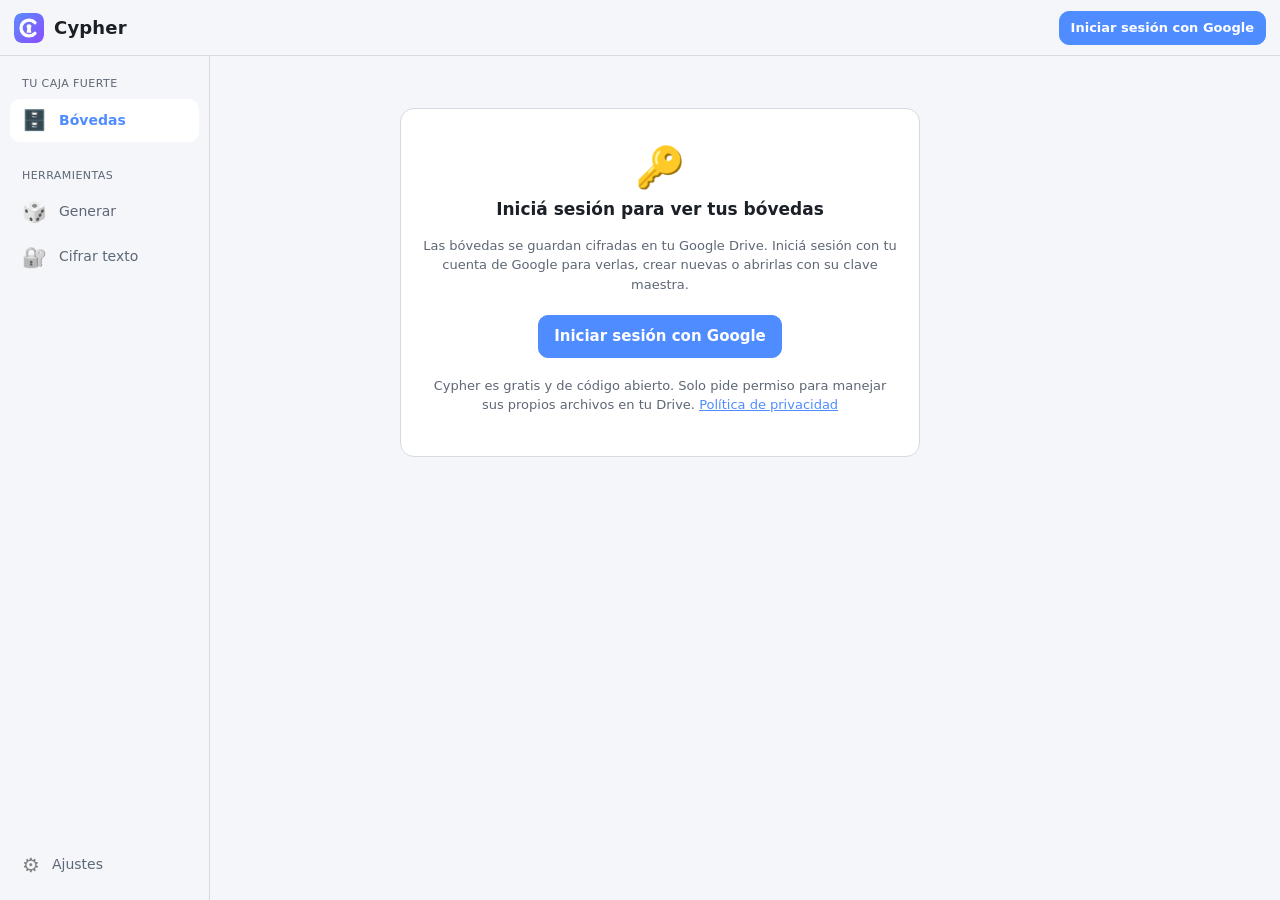
<file: index.html>
<!DOCTYPE html>
<html lang="es">
<head>
<meta charset="utf-8">
<meta name="viewport" content="width=device-width, initial-scale=1, viewport-fit=cover">
<!-- Solo se permite hablar con Google (inicio de sesión, Drive y tu foto de perfil). Nada más puede cargarse ni enviarse. -->
<meta http-equiv="Content-Security-Policy" content="default-src 'self'; script-src 'self' https://accounts.google.com/gsi/client; style-src 'self' 'unsafe-inline' https://accounts.google.com/gsi/style; connect-src 'self' https://www.googleapis.com https://accounts.google.com/gsi/; frame-src https://accounts.google.com/gsi/; img-src 'self' data: https://*.googleusercontent.com; manifest-src 'self'; worker-src 'self'; object-src 'none'; base-uri 'none'; form-action 'none'">
<meta name="referrer" content="no-referrer">
<meta name="theme-color" content="#0f1216">
<meta name="description" content="Bóvedas de contraseñas cifradas con clave maestra. Todo se cifra en tu dispositivo.">
<meta name="apple-mobile-web-app-capable" content="yes">
<meta name="mobile-web-app-capable" content="yes">
<meta name="apple-mobile-web-app-status-bar-style" content="black-translucent">
<meta name="apple-mobile-web-app-title" content="Cypher">
<title>Cypher</title>
<link rel="manifest" href="manifest.webmanifest">
<link rel="icon" type="image/svg+xml" href="icons/icon.svg">
<link rel="apple-touch-icon" href="icons/apple-touch-icon.png">
<link rel="stylesheet" href="styles.css">
</head>
<body>
<div class="msg global" id="globalAlert" role="alert"></div>
<div class="update-bar" id="updateBar" hidden>Hay una versión nueva de la app. <button type="button" class="btn small primary" id="updateBtn">Actualizar</button></div>

<div id="app" class="app">
  <header class="topbar">
    <a class="tb-title brand-link" href="./" id="brandLink" title="Cypher · recargar la página"><img src="icons/icon.svg" alt="" width="30" height="30"><span id="tbTitle">Cypher</span></a>
    <button type="button" class="chip" id="syncChip" title="Estado de guardado" hidden>…</button>
    <div class="account" id="accountBox">
      <button type="button" class="btn small primary" id="signInTop">Iniciar sesión con Google</button>
      <button type="button" class="acct-btn" id="acctBtn" hidden aria-haspopup="menu" aria-expanded="false">
        <img id="acctPhoto" alt="" referrerpolicy="no-referrer" width="30" height="30"><span class="acct-text"><span id="acctName"></span><span id="acctEmail"></span></span><span class="caret">▾</span>
      </button>
      <div class="acct-menu" id="acctMenu" role="menu" hidden>
        <div class="acct-menu-head"><b id="acctMenuName"></b><span class="small" id="acctMenuEmail"></span></div>
        <button type="button" class="menu-item" id="signOutBtn" role="menuitem">Cerrar sesión</button>
      </div>
    </div>
  </header>

  <nav class="nav" id="nav">
    <div class="nav-section">
      <div class="nav-label">Tu caja fuerte</div>
      <button type="button" data-view="vaults" class="nv"><span class="ico">🗄️</span><span>Bóvedas</span></button>
      <div class="nav-vaults" id="navVaults"></div>
    </div>
    <div class="nav-section">
      <div class="nav-label">Herramientas</div>
      <button type="button" data-view="gen" class="nv"><span class="ico">🎲</span><span>Generar</span></button>
      <button type="button" data-view="text" class="nv"><span class="ico">🔐</span><span>Cifrar texto</span></button>
    </div>
    <div class="nav-section nav-bottom">
      <button type="button" data-view="settings" class="nv"><span class="ico">⚙️</span><span>Ajustes</span></button>
    </div>
  </nav>

  <main class="content">
    <!-- ---------- BÓVEDAS ---------- -->
    <section id="view-vaults" class="view">
      <div id="vaultsOffline" class="panel center-card" hidden>
        <div class="big-ico">📡</div>
        <h2>Sin conexión a internet</h2>
        <p class="small">Tus bóvedas viven solo en tu Google Drive y nunca se guardan en este dispositivo, así que sin internet no se pueden abrir. El generador y el cifrado de texto siguen funcionando.</p>
      </div>
      <div id="vaultsLogin" class="panel center-card" hidden>
        <div class="big-ico">🔑</div>
        <h2>Iniciá sesión para ver tus bóvedas</h2>
        <p class="small">Las bóvedas se guardan cifradas en tu Google Drive. Iniciá sesión con tu cuenta de Google para verlas, crear nuevas o abrirlas con su clave maestra.</p>
        <button type="button" class="btn primary" id="signInMain">Iniciar sesión con Google</button>
        <div class="msg" id="loginMsg" role="status"></div>
        <p class="small legal">Cypher es gratis y de código abierto. Solo pide permiso para manejar sus propios archivos en tu Drive. <a href="privacy.html">Política de privacidad</a></p>
      </div>
      <div id="vaultsList" hidden>
        <div class="msg warn" id="legacyBanner" role="status"></div>
        <div class="page-head">
          <h2>Tus bóvedas</h2>
          <button type="button" class="icon-btn" id="refreshVaults" title="Actualizar la lista desde Drive" aria-label="Actualizar">↻</button>
          <button type="button" class="btn primary" id="createOpen">+ Nueva bóveda</button>
        </div>
        <div class="msg" id="vaultsMsg" role="status"></div>
        <ul class="vault-list" id="vaultList"></ul>
        <div class="empty" id="vaultListEmpty">
          <p>Todavía no tenés bóvedas.</p>
          <p class="small">Una bóveda guarda tus contraseñas cifradas con una clave maestra. Podés tener varias (Personal, Trabajo…).</p>
        </div>
        <p class="small list-foot">¿Tenés una copia descargada? <button type="button" class="link" id="importCopyBtn">Subir un archivo .cypher</button></p>
        <input type="file" id="fileImportCopy" accept=".cypher,application/json,application/octet-stream" hidden>
        <details id="trashBox" class="trash" hidden>
          <summary>Papelera de Drive (<span id="trashCount">0</span>)</summary>
          <p class="small">Bóvedas eliminadas desde la app o desde Drive. Google las guarda 30 días en la papelera; después se borran para siempre.</p>
          <ul class="vault-list" id="trashList"></ul>
        </details>
      </div>
    </section>

    <!-- ---------- ABRIR BÓVEDA ---------- -->
    <section id="view-unlock" class="view" hidden>
      <form id="unlockForm" class="panel narrow stack" autocomplete="off">
        <button type="button" class="link back" data-go="vaults">← Bóvedas</button>
        <h2 id="unlockTitle">Abrir bóveda</h2>
        <label for="unlockPw">Clave maestra</label>
        <div class="pw"><input autocomplete="off" autocorrect="off" autocapitalize="off" data-lpignore="true" data-1p-ignore data-bwignore class="masked" type="text" id="unlockPw" spellcheck="false"><button type="button" data-toggle="unlockPw">Mostrar</button></div>
        <button type="submit" class="btn primary block" id="unlockBtn">Abrir</button>
        <div class="msg" id="unlockMsg" role="status"></div>
      </form>
    </section>

    <!-- ---------- NUEVA BÓVEDA ---------- -->
    <section id="view-create" class="view" hidden>
      <form id="createForm" class="panel narrow stack" autocomplete="off">
        <button type="button" class="link back" data-go="vaults">← Bóvedas</button>
        <h2>Nueva bóveda</h2>
        <label for="createName">Nombre (se ve sin la clave: no pongas datos sensibles)</label>
        <input type="text" id="createName" maxlength="60" placeholder="Ej: Personal, Trabajo, Familia" spellcheck="false" autocomplete="off">
        <label for="createPw">Clave maestra</label>
        <div class="pw"><input autocomplete="off" autocorrect="off" autocapitalize="off" data-lpignore="true" data-1p-ignore data-bwignore class="masked" type="text" id="createPw" spellcheck="false"><button type="button" data-toggle="createPw">Mostrar</button></div>
        <div class="meter"><i id="createMeterBar"></i></div>
        <div class="hint" id="createMeterText"></div>
        <label for="createPw2">Repetir clave maestra</label>
        <div class="pw"><input autocomplete="off" autocorrect="off" autocapitalize="off" data-lpignore="true" data-1p-ignore data-bwignore class="masked" type="text" id="createPw2" spellcheck="false"><button type="button" data-toggle="createPw2">Mostrar</button></div>
        <div class="hint" id="createMatch"></div>
        <p class="small warnline">Si olvidás la clave maestra no hay forma de recuperar la bóveda. Nadie puede resetearla, ni siquiera Google.</p>
        <button type="submit" class="btn primary block" id="createBtn">Crear bóveda</button>
        <div class="msg" id="createMsg" role="status"></div>
      </form>
    </section>

    <!-- ---------- BÓVEDA ABIERTA ---------- -->
    <section id="view-vault" class="view" hidden>
      <div class="vault-head">
        <button type="button" class="icon-btn back-btn" data-go="vaults" title="Volver a tus bóvedas" aria-label="Volver a tus bóvedas">←</button>
        <div class="vh-title"><h2 id="vaultTitle"></h2><div class="small" id="vaultSub"></div></div>
        <button type="button" class="btn small" id="tabVaultOpts" aria-pressed="false" title="Opciones de la bóveda">⚙<span class="hide-sm"> Opciones</span></button>
        <button type="button" class="btn small" id="lockBtn" title="Cerrar bóveda">🔒<span class="hide-sm"> Cerrar</span></button>
      </div>
      <div class="msg warn" id="vaultBanner" role="status"></div>
      <div id="paneEntries">
        <div class="toolbar">
          <input type="search" id="search" placeholder="Buscar por nombre, usuario o nota…" autocomplete="off" spellcheck="false">
          <button type="button" class="btn primary" id="addEntry" title="Nueva entrada">+<span class="hide-sm"> Nueva entrada</span></button>
        </div>
        <ul class="entries" id="entryList"></ul>
        <div class="empty" id="entryEmpty">
          <p>Esta bóveda está vacía.</p>
          <div>
            <button type="button" class="btn primary" id="addEntryEmpty">+ Agregar la primera contraseña</button>
            <p class="small">¿Tenías notas cifradas con el cifrador anterior? <button type="button" class="link" id="importOldEmpty">Importalas acá</button></p>
          </div>
        </div>
      </div>
      <div id="paneVaultOpts" hidden>
        <button type="button" class="link back" id="tabEntries">← Volver a las entradas</button>
        <div class="panel">
          <h2>Guardado</h2>
          <p class="small" id="driveInfo"></p>
          <button type="button" class="btn" id="driveSyncNow">Sincronizar ahora</button>
        </div>
        <div class="panel">
          <h2>Copias de respaldo</h2>
          <p class="small">Descargá una copia cifrada y guardala fuera de Google (un pendrive, otra nube). Se abre con la misma clave maestra. Es lo único que la app deja en tu equipo, y solo si vos lo pedís.</p>
          <div class="actions">
            <button type="button" class="btn primary" id="exportBtn">Descargar copia cifrada</button>
            <button type="button" class="btn" id="importFileBtn">Combinar con una copia (.cypher)</button>
          </div>
          <input type="file" id="fileImportApp" accept=".cypher,application/json,application/octet-stream" hidden>
          <div class="msg" id="backupMsg" role="status"></div>
        </div>
        <div class="panel">
          <h2>Importar notas cifradas viejas</h2>
          <p class="small">Pegá los textos que cifraste con el cifrador anterior (por ejemplo, desde Google Keep). Se descifran acá, revisás lo que se detectó y elegís qué guardar en esta bóveda.</p>
          <button type="button" class="btn" id="openImportOld">Importar notas viejas</button>
        </div>
        <div class="panel">
          <h2>Esta bóveda</h2>
          <label for="renameInput">Nombre</label>
          <div class="inline">
            <input type="text" id="renameInput" maxlength="60" spellcheck="false" autocomplete="off">
            <button type="button" class="btn" id="renameBtn">Renombrar</button>
          </div>
          <div class="actions">
            <button type="button" class="btn" id="changePwBtn">Cambiar clave maestra</button>
            <button type="button" class="btn danger" id="deleteVaultBtn">Eliminar bóveda</button>
          </div>
          <p class="small">Solo se puede eliminar si está vacía. Va a la papelera de Google Drive, donde queda 30 días.</p>
          <div class="msg" id="vaultMsg" role="status"></div>
        </div>
      </div>
    </section>

    <!-- ---------- GENERAR ---------- -->
    <section id="view-gen" class="view" hidden>
      <div class="panel">
        <h2>Generar contraseña</h2>
        <div class="row" style="align-items:flex-end">
          <div style="flex:0 1 140px">
            <label for="genLen">Longitud (8 a 128)</label>
            <input type="number" id="genLen" min="8" max="128" step="1" value="20" inputmode="numeric">
          </div>
          <div style="flex:3 1 300px" class="gen-opts">
            <label><input type="checkbox" id="genLower" checked> Minúsculas</label>
            <label><input type="checkbox" id="genUpper" checked> Mayúsculas</label>
            <label><input type="checkbox" id="genDigits" checked> Números</label>
            <label><input type="checkbox" id="genSymbols" checked> Símbolos</label>
          </div>
        </div>
        <label for="genSymbolSet">Símbolos permitidos (editalos si el sitio no acepta alguno)</label>
        <input type="text" id="genSymbolSet" spellcheck="false" autocomplete="off" value="!@#$%^&amp;*()-_=+[]{};:,.?/~">
        <label for="genOut">Contraseña generada</label>
        <div class="pw">
          <input autocomplete="off" autocorrect="off" autocapitalize="off" data-lpignore="true" data-1p-ignore data-bwignore type="text" id="genOut" readonly spellcheck="false" placeholder="Tocá Generar" class="mono masked">
          <button type="button" data-toggle="genOut">Mostrar</button>
        </div>
        <div class="hint" id="genInfo">Cada vez que generás sale una contraseña nueva e irrepetible: guardala antes de generar otra.</div>
        <div class="actions">
          <button type="button" class="btn primary" id="genRun">Generar y copiar</button>
          <button type="button" class="btn" id="genToEntry">Guardar en la bóveda</button>
          <button type="button" class="btn" id="genToText">Agregar al texto a cifrar</button>
        </div>
        <div class="msg" id="genMsg" role="status"></div>
      </div>
    </section>

    <!-- ---------- CIFRAR TEXTO (herramienta clásica) ---------- -->
    <section id="view-text" class="view" hidden>
      <div class="panel">
        <div class="tabs" role="tablist">
          <button type="button" id="tabEnc" role="tab" aria-selected="true">Cifrar</button>
          <button type="button" id="tabDec" role="tab" aria-selected="false">Descifrar</button>
        </div>
        <p class="small" style="margin-top:0">Herramienta para cifrar o descifrar un texto suelto con una clave. Es independiente de la bóveda y usa el mismo formato que el cifrador anterior.</p>
        <div class="row">
          <div>
            <label for="pw">Clave</label>
            <div class="pw"><input autocomplete="off" autocorrect="off" autocapitalize="off" data-lpignore="true" data-1p-ignore data-bwignore class="masked" type="text" id="pw" spellcheck="false"><button type="button" data-toggle="pw">Mostrar</button></div>
            <div class="meter"><i id="meterBar"></i></div>
            <div class="hint" id="meterText"></div>
          </div>
          <div id="confirmBox">
            <label for="pw2">Repetir clave</label>
            <div class="pw"><input autocomplete="off" autocorrect="off" autocapitalize="off" data-lpignore="true" data-1p-ignore data-bwignore class="masked" type="text" id="pw2" spellcheck="false"><button type="button" data-toggle="pw2">Mostrar</button></div>
            <div class="hint" id="matchText"></div>
          </div>
        </div>
        <details class="adv">
          <summary>Opciones avanzadas (algoritmo, derivación, iteraciones)</summary>
          <div class="row">
            <div>
              <label for="alg">Algoritmo</label>
              <select id="alg">
                <option value="1" selected>AES-256-GCM</option>
                <option value="2">AES-256-CBC + HMAC-SHA256</option>
                <option value="3">AES-256-CTR + HMAC-SHA256</option>
              </select>
            </div>
            <div>
              <label for="kdf">Derivación de clave</label>
              <select id="kdf">
                <option value="1" selected>PBKDF2-SHA256</option>
                <option value="2">PBKDF2-SHA512</option>
              </select>
            </div>
            <div>
              <label for="iter">Iteraciones</label>
              <input type="number" id="iter" min="100000" max="10000000" step="1" value="400000" inputmode="numeric">
            </div>
          </div>
          <p class="small">El texto cifrado no guarda estos datos: para descifrar hay que elegir exactamente los mismos que al cifrar.</p>
        </details>
        <label for="input" id="inputLabel">Texto a cifrar</label>
        <textarea id="input" spellcheck="false" placeholder="Escribí o pegá el texto…"></textarea>
        <div class="actions">
          <button type="button" class="btn primary" id="run">Cifrar</button>
          <button type="button" class="btn" id="swap">Usar resultado como entrada</button>
          <button type="button" class="btn" id="clear">Borrar todo</button>
        </div>
        <div class="msg" id="msg" role="status"></div>
        <label for="output">Resultado</label>
        <textarea id="output" readonly spellcheck="false"></textarea>
        <div class="actions">
          <button type="button" class="btn" id="copy">Copiar</button>
          <button type="button" class="btn hidden" id="reveal">Mostrar texto</button>
        </div>
      </div>
    </section>

    <!-- ---------- AJUSTES ---------- -->
    <section id="view-settings" class="view" hidden>
      <div class="panel">
        <h2>Seguridad en este dispositivo</h2>
        <label for="autoLock">Cerrar la bóveda abierta después de</label>
        <select id="autoLock">
          <option value="1">1 minuto sin uso</option>
          <option value="2">2 minutos sin uso</option>
          <option value="5" selected>5 minutos sin uso</option>
          <option value="10">10 minutos sin uso</option>
          <option value="15">15 minutos sin uso</option>
          <option value="30">30 minutos sin uso</option>
        </select>
        <p class="small">Las bóvedas (cifradas o no) nunca se guardan en este dispositivo: viven solo en memoria mientras la app está abierta y se borran al cerrarla, al bloquear o al cerrar sesión. Lo único que se guarda acá son estas preferencias y los archivos de la app (para que el generador y el cifrado de texto anden sin internet). En dispositivos ajenos usá una ventana de incógnito.</p>
        <div class="actions">
          <button type="button" class="btn" id="wipeLocal">Borrar todo rastro de la app en este navegador</button>
        </div>
        <div class="actions" id="installBox" hidden>
          <button type="button" class="btn primary" id="installBtn">Instalar la app</button>
        </div>
        <p class="small" id="iosInstallHint" hidden>Para instalarla en iPhone/iPad: botón Compartir → “Agregar a pantalla de inicio”.</p>
        <div class="msg" id="settingsMsg" role="status"></div>
      </div>

      <div class="panel">
        <details id="selfTestPanel">
          <summary class="st-summary"><span class="small" id="selfTestStatus">Autoprueba: pendiente</span><button type="button" class="btn small" id="selfTestBtn">Ejecutar autoprueba</button></summary>
          <div class="st-grid" id="selfTestGrid"></div>
          <div class="st-legend">Comprueba que este navegador cifra, descifra y genera contraseñas exactamente como se espera. Pasá el mouse (o mantené apretado) un punto para ver el detalle.
            Si algo sale en rojo, no cifres nada nuevo en este navegador: tus datos ya guardados no se dañan. Probá en otro navegador.</div>
        </details>
      </div>

      <div class="panel">
        <details>
          <summary>Cómo funciona y dónde se guarda</summary>
          <p class="small">Cada bóveda es un único archivo cifrado con AES-256-GCM. La clave se deriva de tu clave maestra con PBKDF2-SHA256 (600.000 iteraciones) y una sal aleatoria propia de cada bóveda. Todo se cifra y descifra en tu dispositivo: a Google Drive solo llega el archivo cifrado.</p>
          <p class="small">Las bóvedas nuevas se guardan en la carpeta <b>Cypher</b> de tu Drive (“Mi unidad”), con nombre “Cypher - Nombre.cypher”. Podés moverlas a otra carpeta: la app las encuentra igual. Si las borrás desde Drive van a la papelera y la app te ofrece restaurarlas durante 30 días. Drive guarda además versiones anteriores de cada archivo. La app solo puede ver los archivos que ella misma creó (permiso <code>drive.file</code>), no el resto de tu Drive.</p>
          <p class="small">El nombre de la bóveda se guarda sin cifrar para poder listarla. La clave maestra nunca se guarda ni se envía a ningún lado.</p>
          <p class="small"><a href="privacy.html">Política de privacidad</a> · <a href="https://github.com/ldevoto/cypher" rel="noopener">Código fuente</a></p>
          <p class="small">El cifrador anterior (una sola página, sin conexión a internet) sigue disponible en <a href="cifrador.html" target="_blank" rel="noopener">cifrador.html</a>.</p>
          <p class="small">Versión <span id="appVersion"></span>.</p>
        </details>
      </div>
    </section>
  </main>
</div>

<dialog id="entryDialog" class="sheet">
  <form method="dialog" id="entryForm" autocomplete="off">
    <header class="sheet-head"><h2 id="entryDialogTitle">Entrada</h2><button type="button" class="icon-btn" data-close aria-label="Cerrar">✕</button></header>
    <div class="sheet-body">
      <label for="fTitle">Nombre o sitio</label>
      <input type="text" id="fTitle" spellcheck="false" placeholder="Ej: Gmail">
      <label for="fUser">Usuario o mail</label>
      <div class="inline"><input type="text" id="fUser" spellcheck="false" autocapitalize="off"><button type="button" class="btn" id="fCopyUser">Copiar</button></div>
      <label for="fPass">Contraseña</label>
      <div class="inline">
        <div class="pw grow"><input autocomplete="off" autocorrect="off" autocapitalize="off" data-lpignore="true" data-1p-ignore data-bwignore type="text" id="fPass" spellcheck="false" class="mono masked"><button type="button" data-toggle="fPass">Mostrar</button></div>
        <button type="button" class="btn" id="fCopyPass">Copiar</button>
      </div>
      <div class="meter"><i id="fPassMeterBar"></i></div>
      <div class="hint" id="fPassStrength"></div>
      <div class="gen-box">
        <div class="gen-row">
          <button type="button" class="btn small" id="fGen">🎲 Generar</button>
          <span class="small grow" id="fGenSummary"></span>
          <button type="button" class="link" id="fGenMore" aria-expanded="false">Opciones</button>
        </div>
        <div id="fGenOpts" class="gen-opts-box" hidden>
          <div class="gen-line">
            <label for="fgLen">Longitud</label>
            <input type="range" id="fgLenRange" min="8" max="64" step="1" value="20" aria-label="Longitud">
            <input type="number" id="fgLen" min="8" max="128" step="1" value="20" inputmode="numeric" class="num">
          </div>
          <div class="gen-opts">
            <label><input type="checkbox" id="fgLower" checked> Minúsculas</label>
            <label><input type="checkbox" id="fgUpper" checked> Mayúsculas</label>
            <label><input type="checkbox" id="fgDigits" checked> Números</label>
            <label><input type="checkbox" id="fgSymbols" checked> Símbolos</label>
          </div>
          <label for="fgSymbolSet">Símbolos permitidos (sacá los que el sitio no acepte)</label>
          <input type="text" id="fgSymbolSet" spellcheck="false" autocomplete="off">
          <div class="hint">Estos cambios valen solo para esta entrada: la próxima vez vuelve a los valores por defecto.</div>
        </div>
      </div>
      <label for="fNotes">Notas</label>
      <textarea id="fNotes" spellcheck="false" rows="4"></textarea>
      <p class="small" id="fDates"></p>
    </div>
    <footer class="sheet-foot">
      <button type="button" class="btn danger" id="fDelete">Eliminar</button>
      <span class="grow"></span>
      <button type="button" class="btn" data-close>Cancelar</button>
      <button type="submit" class="btn primary" id="fSave">Guardar</button>
    </footer>
  </form>
</dialog>

<dialog id="importOldDialog" class="sheet wide">
  <div>
    <header class="sheet-head"><h2>Importar notas viejas</h2><button type="button" class="icon-btn" data-close aria-label="Cerrar">✕</button></header>
    <div class="sheet-body">
      <div id="ioStep1">
        <label for="ioText">Textos cifrados (uno por línea o separados por espacios)</label>
        <textarea id="ioText" spellcheck="false" rows="5" placeholder="Pegá acá tus notas cifradas…"></textarea>
        <label for="ioPw">Clave con la que las cifraste</label>
        <div class="pw"><input autocomplete="off" autocorrect="off" autocapitalize="off" data-lpignore="true" data-1p-ignore data-bwignore class="masked" type="text" id="ioPw" spellcheck="false"><button type="button" data-toggle="ioPw">Mostrar</button></div>
        <details class="adv">
          <summary>Opciones avanzadas</summary>
          <p class="small">Se prueban automáticamente los 3 algoritmos y las 2 derivaciones. Solo cambiá las iteraciones si no usaste 400.000.</p>
          <label for="ioIter">Iteraciones</label>
          <input type="number" id="ioIter" min="100000" max="10000000" step="1" value="400000" inputmode="numeric">
        </details>
        <div class="actions"><button type="button" class="btn primary" id="ioDecrypt">Descifrar</button></div>
        <div class="msg" id="ioMsg" role="status"></div>
      </div>
      <div id="ioStep2" hidden>
        <p class="small" id="ioSummary"></p>
        <div id="ioNotes"></div>
      </div>
    </div>
    <footer class="sheet-foot" id="ioFoot" hidden>
      <button type="button" class="btn" id="ioBack">← Volver</button>
      <span class="grow"></span>
      <button type="button" class="btn primary" id="ioImport">Importar seleccionadas</button>
    </footer>
  </div>
</dialog>

<dialog id="promptDialog" class="sheet small">
  <form method="dialog" id="promptForm" autocomplete="off">
    <header class="sheet-head"><h2 id="promptTitle">Clave</h2></header>
    <div class="sheet-body">
      <p class="small" id="promptText"></p>
      <div id="promptFields"></div>
      <div class="msg" id="promptMsg" role="status"></div>
    </div>
    <footer class="sheet-foot">
      <span class="grow"></span>
      <button type="button" class="btn" id="promptCancel">Cancelar</button>
      <button type="submit" class="btn primary" id="promptOk">Aceptar</button>
    </footer>
  </form>
</dialog>

<div class="toast" id="toast" role="status" aria-live="polite"></div>

<script src="config.js"></script>
<script src="app.js"></script>
</body>
</html>
</file>
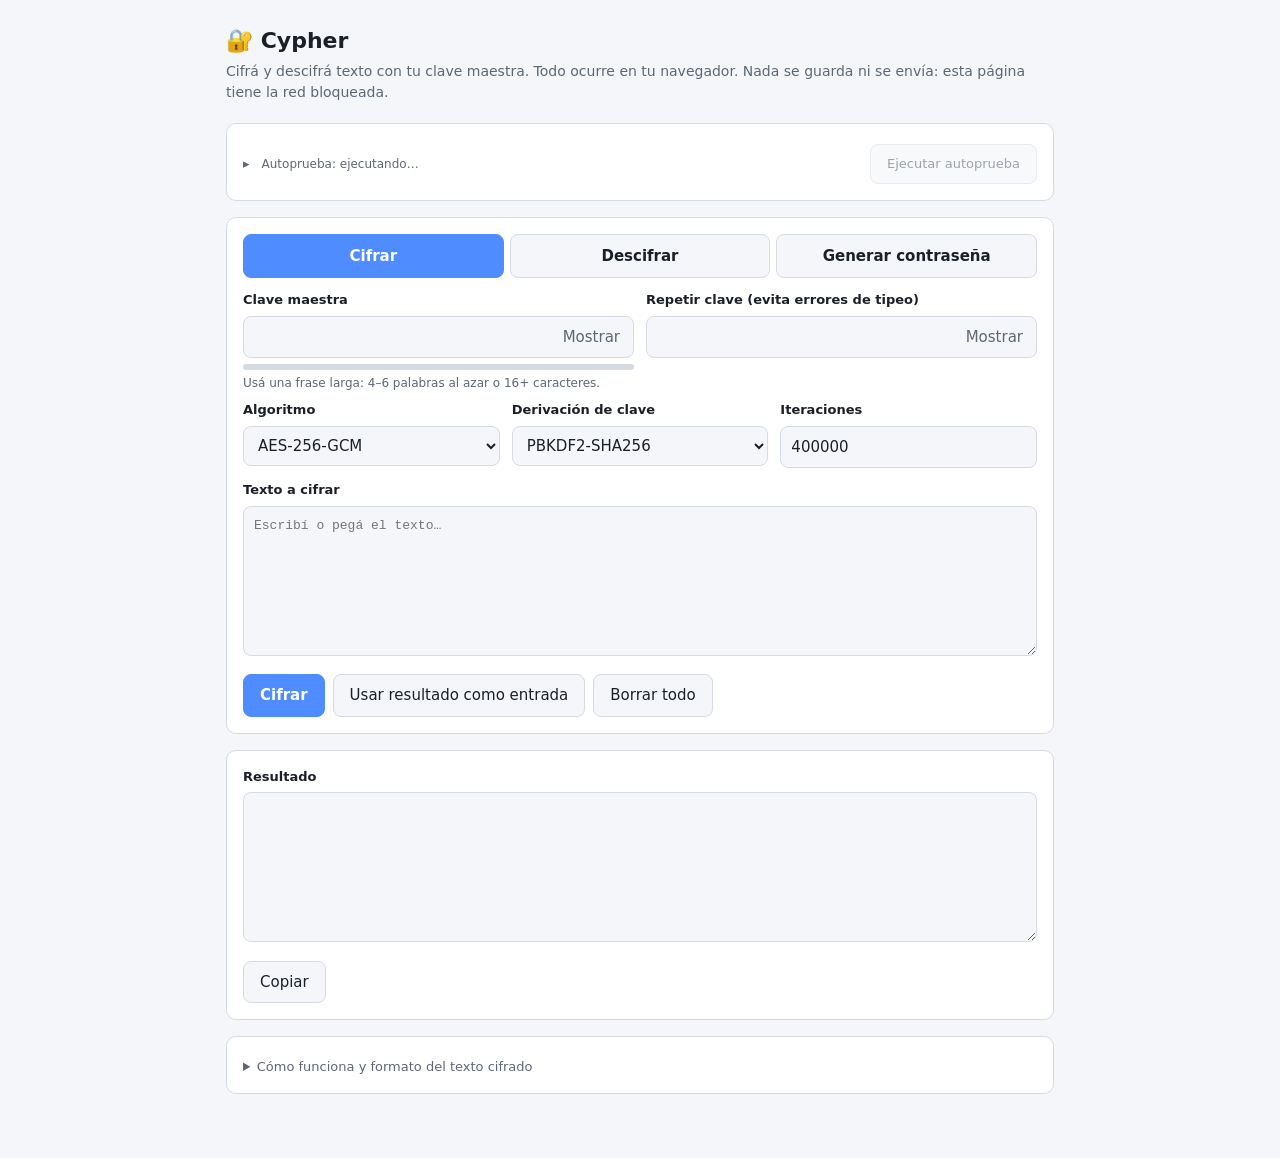
<file: cifrador.html>
<!DOCTYPE html>
<html lang="es">
<head>
<meta charset="utf-8">
<meta name="viewport" content="width=device-width, initial-scale=1">
<!-- Bloquea toda conexión de red: la página no puede enviar nada a ningún lado. -->
<meta http-equiv="Content-Security-Policy" content="default-src 'none'; script-src 'unsafe-inline'; style-src 'unsafe-inline'; img-src data:; connect-src 'none'; form-action 'none'; base-uri 'none'">
<meta name="referrer" content="no-referrer">
<title>Cypher · cifrado con clave maestra</title>
<link rel="icon" type="image/svg+xml" href="data:image/svg+xml,%3Csvg%20xmlns%3D%22http%3A//www.w3.org/2000/svg%22%20viewBox%3D%220%200%2064%2064%22%3E%3Crect%20width%3D%2264%22%20height%3D%2264%22%20rx%3D%2214%22%20fill%3D%22%234f8cff%22/%3E%3Cpath%20d%3D%22M22%2028v-6a10%2010%200%200%201%2020%200v6%22%20fill%3D%22none%22%20stroke%3D%22%23fff%22%20stroke-width%3D%225%22%20stroke-linecap%3D%22round%22/%3E%3Crect%20x%3D%2216%22%20y%3D%2228%22%20width%3D%2232%22%20height%3D%2224%22%20rx%3D%225%22%20fill%3D%22%23fff%22/%3E%3Ccircle%20cx%3D%2232%22%20cy%3D%2238%22%20r%3D%223.5%22%20fill%3D%22%234f8cff%22/%3E%3Crect%20x%3D%2230.5%22%20y%3D%2239%22%20width%3D%223%22%20height%3D%227%22%20rx%3D%221.5%22%20fill%3D%22%234f8cff%22/%3E%3C/svg%3E">
<style>
  :root {
    --bg: #0f1216; --panel: #171b21; --line: #2a313b; --text: #e6e9ee; --muted: #8b95a3;
    --accent: #4f8cff; --ok: #2fb46e; --warn: #e0a526; --err: #e5534b;
  }
  @media (prefers-color-scheme: light) {
    :root { --bg: #f4f6f9; --panel: #ffffff; --line: #d6dbe3; --text: #1b2028; --muted: #5d6775; }
  }
  * { box-sizing: border-box; }
  body { margin: 0; background: var(--bg); color: var(--text); font: 15px/1.5 system-ui, -apple-system, "Segoe UI", Roboto, sans-serif; }
  main { max-width: 860px; margin: 0 auto; padding: 24px 16px 48px; }
  h1 { font-size: 22px; margin: 0 0 4px; }
  .sub { color: var(--muted); margin: 0 0 20px; font-size: 14px; }
  .panel { background: var(--panel); border: 1px solid var(--line); border-radius: 10px; padding: 16px; margin-bottom: 16px; }
  label { display: block; font-weight: 600; font-size: 13px; margin: 0 0 6px; }
  .row { display: flex; gap: 12px; flex-wrap: wrap; }
  .row > div { flex: 1 1 200px; }
  input, select, textarea, button { font: inherit; color: inherit; }
  input[type=password], input[type=text], input[type=number], select, textarea {
    width: 100%; background: var(--bg); border: 1px solid var(--line); border-radius: 8px; padding: 9px 10px;
  }
  textarea { min-height: 150px; resize: vertical; font-family: ui-monospace, Consolas, monospace; font-size: 13px; }
  input:focus, select:focus, textarea:focus { outline: 2px solid var(--accent); outline-offset: -1px; }
  .pw { position: relative; }
  .pw input { padding-right: 70px; }
  .pw button { position: absolute; right: 4px; top: 4px; bottom: 4px; padding: 0 10px; background: transparent; border: 0; color: var(--muted); cursor: pointer; }
  .meter { height: 6px; background: var(--line); border-radius: 3px; margin-top: 6px; overflow: hidden; }
  .meter > i { display: block; height: 100%; width: 0; transition: width .2s, background .2s; }
  .hint { color: var(--muted); font-size: 12px; margin-top: 4px; min-height: 18px; }
  .tabs { display: flex; gap: 6px; margin-bottom: 12px; }
  .tabs button { flex: 1; padding: 10px; border: 1px solid var(--line); background: var(--bg); border-radius: 8px; cursor: pointer; font-weight: 600; }
  .tabs button[aria-selected=true] { background: var(--accent); border-color: var(--accent); color: #fff; }
  .actions { display: flex; gap: 8px; flex-wrap: wrap; margin-top: 12px; }
  .btn { padding: 9px 16px; border-radius: 8px; border: 1px solid var(--line); background: var(--bg); cursor: pointer; }
  .btn.primary { background: var(--accent); border-color: var(--accent); color: #fff; font-weight: 600; }
  .btn:disabled { opacity: .6; cursor: wait; }
  .msg { margin-top: 12px; padding: 10px 12px; border-radius: 8px; font-size: 14px; display: none; }
  .msg.show { display: block; }
  .msg.ok { background: color-mix(in srgb, var(--ok) 15%, transparent); border: 1px solid var(--ok); }
  .msg.err { background: color-mix(in srgb, var(--err) 15%, transparent); border: 1px solid var(--err); }
  .msg.warn { background: color-mix(in srgb, var(--warn) 15%, transparent); border: 1px solid var(--warn); }
  details { margin-top: 4px; }
  summary { cursor: pointer; color: var(--muted); font-size: 13px; }
  .small { font-size: 12px; color: var(--muted); }
  .hidden { display: none; }
  [hidden] { display: none !important; }
  .gen-opts { display: flex; flex-wrap: wrap; gap: 6px 16px; padding-bottom: 8px; }
  .gen-opts label { display: inline-flex; align-items: center; gap: 6px; font-weight: 400; margin: 0; cursor: pointer; }
  .st-summary { display: flex; align-items: center; justify-content: space-between; gap: 12px; cursor: pointer; list-style: none; }
  .st-summary::-webkit-details-marker { display: none; }
  .st-summary::before { content: "▸"; color: var(--muted); transition: transform .15s; }
  #selfTestPanel[open] > .st-summary::before { transform: rotate(90deg); }
  .st-summary > span { flex: 1; }
  .st-grid { display: grid; grid-template-columns: max-content repeat(4, 22px); justify-content: start; gap: 6px 10px; align-items: center; margin-top: 10px; font-size: 12px; }
  .st-grid .lbl { padding-right: 14px; }
  .st-grid .h { color: var(--muted); font-size: 13px; text-align: center; justify-self: center; }
  .st-grid .lbl { color: var(--muted); }
  .dot { width: 14px; height: 14px; border-radius: 50%; background: var(--line); justify-self: center; transition: background .15s, transform .15s; }
  .dot.run { background: var(--warn); transform: scale(1.2); }
  .dot.ok { background: var(--ok); }
  .dot.err { background: var(--err); }
  .st-legend { margin-top: 8px; font-size: 12px; color: var(--muted); }
  code { font-family: ui-monospace, Consolas, monospace; font-size: 12px; }
</style>
</head>
<body>
<main>
  <h1>🔐 Cypher</h1>
  <p class="sub">Cifrá y descifrá texto con tu clave maestra. Todo ocurre en tu navegador. Nada se guarda ni se envía: esta página tiene la red bloqueada.</p>
  <div class="msg" id="selfTestAlert" role="alert" style="margin:0 0 16px"></div>

  <div class="panel">
    <details id="selfTestPanel">
    <summary class="st-summary">
      <span class="small" id="selfTestStatus">Autoprueba: ejecutando…</span>
      <button type="button" class="btn" id="selfTestBtn">Ejecutar autoprueba</button>
    </summary>
    <div class="st-grid" id="selfTestGrid"></div>
    <div class="st-legend">Cifrado: ① descifra el texto fijo · ② rechaza una clave incorrecta · ③ cifrar da exactamente el texto fijo · ④ cifra y descifra con datos al azar.<br>Generador: ① el navegador da números aleatorios seguros · ② respeta largo y caracteres permitidos · ③ incluye al menos uno de cada tipo · ④ 200 contraseñas distintas que usan todos los caracteres. Pasá el mouse por un punto para ver el detalle.</div>
    <details id="selfTestHelp" style="margin-top:10px">
      <summary>¿Qué hago si algún punto sale en rojo?</summary>
      <div class="small" style="margin-top:6px">
        <p style="margin:4px 0"><b>Tus textos ya cifrados no se dañaron.</b> El texto cifrado es solo un dato guardado en tu anotador; un punto rojo indica que <i>este navegador</i> (o esta versión) ya no calcula esa combinación como se espera. No borres ni sobrescribas nada.</p>
        <p style="margin:4px 0"><b>Qué hacer:</b></p>
        <ol style="margin:4px 0 4px 18px;padding:0">
          <li>No cifres nada nuevo con la combinación en rojo en este navegador.</li>
          <li>Abrí la página en otro navegador (Chrome, Firefox, Edge, Safari) o en otro dispositivo y corré la autoprueba. Si ahí sale todo verde, usalo para descifrar.</li>
          <li>Apenas tengas un navegador en verde, descifrá los textos de esa combinación y volvé a cifrarlos con una combinación que salga verde en todos lados (por ejemplo AES-256-GCM).</li>
        </ol>
        <p style="margin:4px 0"><b>Qué implica cada punto rojo para lo que ya tenías cifrado con esa combinación:</b></p>
        <ul style="margin:4px 0 4px 18px;padding:0">
          <li><b>①</b> (no descifra el texto fijo): en este navegador probablemente no puedas descifrar esos textos. Hacelo desde un navegador donde ① salga verde.</li>
          <li><b>②</b> (acepta una clave incorrecta): no confíes en ningún resultado de este navegador para esa combinación, aunque parezca correcto.</li>
          <li><b>③ o ④</b> con ① en verde: tus textos existentes se descifran bien, pero lo que cifres acá podría no poder descifrarse en otro navegador o más adelante. Si cifraste algo nuevo en este navegador, verificá que se descifre en otro.</li>
          <li><b>Generador en rojo</b>: no generes contraseñas en este navegador; las que ya generaste y guardaste siguen sirviendo. Generalas en otro navegador donde salga verde. No afecta al cifrado.</li>
          <li><b>Todos en rojo</b>: el navegador no ofrece Web Crypto o está muy desactualizado. Actualizalo o usá otro.</li>
        </ul>
        <p style="margin:4px 0">Guardá siempre una copia de este <code>index.html</code> junto a tu anotador: abierta como archivo local funciona igual y no depende del hosting.</p>
      </div>
    </details>
    </details>
  </div>


  <div class="panel">
    <div class="tabs" role="tablist">
      <button type="button" id="tabEnc" role="tab" aria-selected="true">Cifrar</button>
      <button type="button" id="tabDec" role="tab" aria-selected="false">Descifrar</button>
      <button type="button" id="tabGen" role="tab" aria-selected="false">Generar contraseña</button>
    </div>

    <div id="cryptoView">

    <div class="row">
      <div>
        <label for="pw">Clave maestra</label>
        <div class="pw">
          <input type="password" id="pw" autocomplete="off" spellcheck="false">
          <button type="button" data-toggle="pw">Mostrar</button>
        </div>
        <div class="meter"><i id="meterBar"></i></div>
        <div class="hint" id="meterText"></div>
      </div>
      <div id="confirmBox">
        <label for="pw2">Repetir clave (evita errores de tipeo)</label>
        <div class="pw">
          <input type="password" id="pw2" autocomplete="off" spellcheck="false">
          <button type="button" data-toggle="pw2">Mostrar</button>
        </div>
        <div class="hint" id="matchText"></div>
      </div>
    </div>

    <div class="row" style="margin-top:8px">
      <div>
        <label for="alg">Algoritmo</label>
        <select id="alg">
          <option value="1" selected>AES-256-GCM</option>
          <option value="2">AES-256-CBC + HMAC-SHA256</option>
          <option value="3">AES-256-CTR + HMAC-SHA256</option>
        </select>
      </div>
      <div>
        <label for="kdf">Derivación de clave</label>
        <select id="kdf">
          <option value="1" selected>PBKDF2-SHA256</option>
          <option value="2">PBKDF2-SHA512</option>
        </select>
      </div>
      <div>
        <label for="iter">Iteraciones</label>
        <input type="number" id="iter" min="100000" max="10000000" step="1" value="400000" inputmode="numeric">
      </div>
    </div>
    <p class="small" id="decNote" style="display:none;margin:8px 0 0">El texto cifrado no indica qué algoritmo, derivación ni iteraciones se usaron: tenés que elegir exactamente los mismos que al cifrar.</p>

    <div style="margin-top:12px">
      <label for="input" id="inputLabel">Texto a cifrar</label>
      <textarea id="input" spellcheck="false" placeholder="Escribí o pegá el texto…"></textarea>
    </div>

    <div class="actions">
      <button type="button" class="btn primary" id="run">Cifrar</button>
      <button type="button" class="btn" id="swap" title="Pasa el resultado a la entrada y cambia de modo">Usar resultado como entrada</button>
      <button type="button" class="btn" id="clear">Borrar todo</button>
    </div>
    <div class="msg" id="msg" role="status"></div>
    </div>

    <div id="genView" hidden>
    <div class="row" style="align-items:flex-end">
      <div style="flex:0 1 140px">
        <label for="genLen">Longitud (8 a 128)</label>
        <input type="number" id="genLen" min="8" max="128" step="1" value="20" inputmode="numeric">
      </div>
      <div style="flex:3 1 380px" class="gen-opts">
        <label><input type="checkbox" id="genLower" checked> Minúsculas (a-z)</label>
        <label><input type="checkbox" id="genUpper" checked> Mayúsculas (A-Z)</label>
        <label><input type="checkbox" id="genDigits" checked> Números (0-9)</label>
        <label><input type="checkbox" id="genSymbols" checked> Símbolos</label>
      </div>
    </div>
    <div style="margin-top:8px">
      <label for="genSymbolSet">Símbolos permitidos (editalos si el sitio no acepta alguno)</label>
      <input type="text" id="genSymbolSet" spellcheck="false" autocomplete="off" value="!@#$%^&amp;*()-_=+[]{};:,.?/~">
    </div>
    <div style="margin-top:12px">
      <label for="genOut">Contraseña generada</label>
      <div class="pw">
        <input type="password" id="genOut" readonly spellcheck="false" autocomplete="off" placeholder="Tocá Generar y copiar" style="font-family:ui-monospace,Consolas,monospace;font-size:16px">
        <button type="button" data-toggle="genOut">Mostrar</button>
      </div>
      <div class="hint" id="genInfo">Cada vez que generás sale una contraseña nueva e irrepetible: guardala antes de generar otra.</div>
    </div>
    <div class="actions">
      <button type="button" class="btn primary" id="genRun">Generar y copiar</button>
      <button type="button" class="btn" id="genUse" title="Pasa a Cifrar y agrega la contraseña al final del texto">Agregar al texto a cifrar</button>
    </div>
    <div class="msg" id="genMsg" role="status"></div>
    </div>
  </div>

  <div class="panel" id="resultPanel">
    <label for="output">Resultado</label>
    <textarea id="output" readonly spellcheck="false"></textarea>
    <div class="actions">
      <button type="button" class="btn" id="copy">Copiar</button>
      <button type="button" class="btn hidden" id="reveal">Mostrar texto</button>
    </div>
  </div>

  <div class="panel">
    <details>
      <summary>Cómo funciona y formato del texto cifrado</summary>
      <p class="small">La clave maestra se convierte en una clave de 256 bits con PBKDF2 y una sal aleatoria de 16 bytes. Cada cifrado usa un IV/nonce aleatorio nuevo, así que cifrar dos veces el mismo texto da resultados distintos. Los tres modos están autenticados: si alguien altera un solo carácter del texto cifrado, o la clave es incorrecta, el descifrado falla en vez de devolver basura.</p>
      <p class="small">Formato: Base64URL de [sal (16 bytes), IV (16 bytes), datos cifrados]. No hay cabecera ni marcas: los tres algoritmos producen salidas del mismo largo y que parecen bytes aleatorios, así que no se puede saber cuál se usó. El texto se rellena a bloques de 32 bytes para no revelar su largo exacto. Las iteraciones de PBKDF2 se eligen entre 100.000 y 10.000.000 y tampoco quedan guardadas. Usa solo la Web Crypto API del navegador, sin librerías externas.</p>
    </details>
  </div>
</main>

<script>
"use strict";
(() => {
  const $ = (id) => document.getElementById(id);
  const te = new TextEncoder();
  const td = new TextDecoder("utf-8", { fatal: true });

  // Formato (sin cabecera ni marcas): sal(16) | iv(16) | cuerpo.
  // El cuerpo mide siempre L + 48 bytes (L = texto rellenado a múltiplos de 32),
  // sea cual sea el algoritmo, así que las salidas son indistinguibles.
  const MIN_ITER = 100000, MAX_ITER = 10000000;
  const SALT_LEN = 16, IV_LEN = 16, MAC_LEN = 32, BLOCK = 32, OVERHEAD = 48;
  const ALGS = {
    1: { name: "AES-256-GCM", extra: 32 },               // L+32 de texto -> +16 de tag = L+48
    2: { name: "AES-256-CBC + HMAC-SHA256", extra: 0 },  // L -> +16 de padding PKCS#7 + 32 HMAC = L+48
    3: { name: "AES-256-CTR + HMAC-SHA256", extra: 16 }, // L+16 -> +32 HMAC = L+48
  };
  const KDFS = { 1: "SHA-256", 2: "SHA-512" };

  class UserError extends Error {}

  // ---------- utilidades ----------
  function b64urlEncode(bytes) {
    let s = "";
    for (let i = 0; i < bytes.length; i += 0x8000) s += String.fromCharCode.apply(null, bytes.subarray(i, i + 0x8000));
    return btoa(s).replace(/\+/g, "-").replace(/\//g, "_").replace(/=+$/, "");
  }
  function b64urlDecode(str) {
    const clean = str.replace(/\s+/g, "");
    if (!/^[A-Za-z0-9_-]*$/.test(clean)) throw new UserError("El texto cifrado contiene caracteres inválidos. ¿Lo copiaste completo y sin modificar?");
    if (clean.length % 4 === 1) throw new UserError("El texto cifrado está incompleto (longitud inválida). Revisá que lo hayas copiado entero.");
    const b64 = clean.replace(/-/g, "+").replace(/_/g, "/") + "===".slice((clean.length + 3) % 4);
    const bin = atob(b64);
    const out = new Uint8Array(bin.length);
    for (let i = 0; i < bin.length; i++) out[i] = bin.charCodeAt(i);
    return out;
  }
  function concat(...arrs) {
    const out = new Uint8Array(arrs.reduce((n, a) => n + a.length, 0));
    let o = 0; for (const a of arrs) { out.set(a, o); o += a.length; }
    return out;
  }
  const rand = (n) => crypto.getRandomValues(new Uint8Array(n));

  // Relleno: [largo (4 bytes)] [texto] [ceros] hasta el tamaño pedido.
  function pad(data, size) {
    const out = new Uint8Array(size);
    new DataView(out.buffer).setUint32(0, data.length, false);
    out.set(data, 4);
    return out;
  }
  function unpad(buf) {
    if (buf.length < 4) return null;
    const n = new DataView(buf.buffer, buf.byteOffset).getUint32(0, false);
    if (n > buf.length - 4) return null;
    for (let i = 4 + n; i < buf.length; i++) if (buf[i] !== 0) return null;
    return buf.subarray(4, 4 + n);
  }

  // ---------- claves ----------
  // Una sola derivación de 512 bits: 256 para cifrar y 256 para HMAC.
  async function deriveRaw(password, salt, kdfId, iter) {
    const base = await crypto.subtle.importKey("raw", te.encode(password), "PBKDF2", false, ["deriveBits"]);
    return new Uint8Array(await crypto.subtle.deriveBits(
      { name: "PBKDF2", hash: KDFS[kdfId], salt, iterations: iter }, base, 512));
  }
  async function keysFor(raw, algId) {
    const cipherName = algId === 1 ? "AES-GCM" : algId === 2 ? "AES-CBC" : "AES-CTR";
    const encKey = await crypto.subtle.importKey("raw", raw.subarray(0, 32), cipherName, false, ["encrypt", "decrypt"]);
    const macKey = algId === 1 ? null :
      await crypto.subtle.importKey("raw", raw.subarray(32, 64), { name: "HMAC", hash: "SHA-256" }, false, ["sign", "verify"]);
    return { encKey, macKey };
  }
  // El número de algoritmo entra en la autenticación pero NO se guarda en la salida.
  const authData = (algId, salt, iv) => concat(new Uint8Array([algId]), salt, iv);
  function cipherParams(algId, iv, aad) {
    if (algId === 1) return { name: "AES-GCM", iv: iv.subarray(0, 12), additionalData: aad, tagLength: 128 };
    if (algId === 2) return { name: "AES-CBC", iv };
    return { name: "AES-CTR", counter: iv, length: 64 };
  }

  // ---------- cifrar / descifrar ----------
  // "fixed" (sal e IV fijos) solo lo usa la autoprueba; en uso normal siempre son aleatorios.
  async function encrypt(plaintext, password, algId, kdfId, iter, fixed) {
    const data = te.encode(plaintext);
    const L = Math.max(BLOCK, Math.ceil((data.length + 4) / BLOCK) * BLOCK);
    const salt = fixed ? fixed.salt : rand(SALT_LEN), iv = fixed ? fixed.iv : rand(IV_LEN);
    const raw = await deriveRaw(password, salt, kdfId, iter);
    const { encKey, macKey } = await keysFor(raw, algId);
    raw.fill(0);
    const aad = authData(algId, salt, iv);
    let body = new Uint8Array(await crypto.subtle.encrypt(cipherParams(algId, iv, aad), encKey, pad(data, L + ALGS[algId].extra)));
    if (macKey) body = concat(body, new Uint8Array(await crypto.subtle.sign("HMAC", macKey, concat(aad, body))));
    if (body.length !== L + OVERHEAD) throw new Error("Largo de salida inesperado.");
    return b64urlEncode(concat(salt, iv, body));
  }

  async function tryAlg(raw, algId, salt, iv, body) {
    const { encKey, macKey } = await keysFor(raw, algId);
    const aad = authData(algId, salt, iv);
    let ct = body;
    if (macKey) {
      ct = body.subarray(0, body.length - MAC_LEN);
      const ok = await crypto.subtle.verify("HMAC", macKey, body.subarray(body.length - MAC_LEN), concat(aad, ct));
      if (!ok) return null;
    }
    let pt;
    try { pt = new Uint8Array(await crypto.subtle.decrypt(cipherParams(algId, iv, aad), encKey, ct)); }
    catch { return null; }
    return unpad(pt);
  }

  async function decrypt(token, password, algId, kdfId, iter) {
    const s = token.trim();
    if (!s) throw new UserError("Pegá el texto cifrado en la entrada.");
    const blob = b64urlDecode(s);
    const bodyLen = blob.length - SALT_LEN - IV_LEN;
    if (bodyLen < BLOCK + OVERHEAD || (bodyLen - OVERHEAD) % BLOCK !== 0)
      throw new UserError("Esto no parece un texto cifrado por esta herramienta, o está incompleto.");
    const salt = blob.subarray(0, SALT_LEN);
    const iv = blob.subarray(SALT_LEN, SALT_LEN + IV_LEN);
    const body = blob.subarray(SALT_LEN + IV_LEN);
    const raw = await deriveRaw(password, salt, kdfId, iter);
    let data;
    try { data = await tryAlg(raw, algId, salt, iv, body); } finally { raw.fill(0); }
    if (!data) throw new UserError("No se pudo descifrar. Revisá la clave, el algoritmo, la derivación y las iteraciones: tienen que ser exactamente los mismos que al cifrar. También puede ser que el texto se haya modificado.");
    try { return td.decode(data); }
    catch { throw new UserError("El contenido descifrado no es texto UTF-8 válido."); }
  }

  // ---------- fortaleza de la clave (estimación simple) ----------
  function strength(pw) {
    if (!pw) return { bits: 0, label: "" };
    let pool = 0;
    if (/[a-z]/.test(pw)) pool += 26;
    if (/[A-Z]/.test(pw)) pool += 26;
    if (/[0-9]/.test(pw)) pool += 10;
    if (/[^A-Za-z0-9]/.test(pw)) pool += 33;
    let bits = pw.length * Math.log2(Math.max(pool, 2));
    if (/^(.)\1+$/.test(pw)) bits = 4;
    if (/(1234|abcd|qwer|asdf|password|contrase|admin|0000)/i.test(pw)) bits = Math.min(bits, 28);
    let label;
    if (bits < 40) label = "Muy débil: se puede adivinar con fuerza bruta.";
    else if (bits < 60) label = "Débil: insuficiente para proteger contraseñas.";
    else if (bits < 80) label = "Aceptable. Mejor si es más larga.";
    else label = "Fuerte.";
    return { bits, label };
  }

  // ---------- interfaz ----------
  let mode = "enc";
  let revealTimer = null;
  const ui = {
    pw: $("pw"), pw2: $("pw2"), input: $("input"), output: $("output"), msg: $("msg"),
    run: $("run"), alg: $("alg"), kdf: $("kdf"), iter: $("iter"),
  };

  function showMsg(kind, text) {
    ui.msg.className = "msg show " + kind;
    ui.msg.textContent = text;
  }
  function hideMsg() { ui.msg.className = "msg"; ui.msg.textContent = ""; }

  function setOutputSecret(isSecret) {
    // Al descifrar, el resultado se muestra oculto hasta que se pida verlo.
    $("reveal").classList.toggle("hidden", !isSecret);
    ui.output.style.webkitTextSecurity = isSecret ? "disc" : "";
    ui.output.dataset.secret = isSecret ? "1" : "";
    $("reveal").textContent = "Mostrar texto";
  }

  function setMode(m) {
    mode = m;
    const enc = m === "enc", gen = m === "gen";
    $("tabEnc").setAttribute("aria-selected", enc);
    $("tabDec").setAttribute("aria-selected", m === "dec");
    $("tabGen").setAttribute("aria-selected", gen);
    $("cryptoView").hidden = gen;
    $("resultPanel").hidden = gen;
    $("genView").hidden = !gen;
    if (gen) { hideMsg(); return; }
    $("confirmBox").style.display = enc ? "" : "none";
    $("decNote").style.display = enc ? "none" : "";
    $("inputLabel").textContent = enc ? "Texto a cifrar" : "Texto cifrado";
    ui.input.placeholder = enc ? "Escribí o pegá el texto…" : "Pegá el texto cifrado…";
    ui.run.textContent = enc ? "Cifrar" : "Descifrar";
    hideMsg();
    updateMatch();
  }

  function updateMeter() {
    const { bits, label } = strength(ui.pw.value);
    const pct = Math.min(100, bits / 100 * 100);
    const bar = $("meterBar");
    bar.style.width = pct + "%";
    bar.style.background = bits < 40 ? "var(--err)" : bits < 60 ? "var(--warn)" : "var(--ok)";
    $("meterText").textContent = ui.pw.value ? label + " (~" + Math.round(bits) + " bits)" : "Usá una frase larga: 4–6 palabras al azar o 16+ caracteres.";
  }
  function updateMatch() {
    const t = $("matchText");
    if (mode !== "enc" || !ui.pw2.value) { t.textContent = ""; return; }
    t.textContent = ui.pw.value === ui.pw2.value ? "Coinciden." : "No coinciden.";
    t.style.color = ui.pw.value === ui.pw2.value ? "var(--ok)" : "var(--err)";
  }

  async function run() {
    hideMsg();
    const pw = ui.pw.value;
    const input = ui.input.value;
    try {
      if (!window.crypto || !crypto.subtle) throw new UserError("Este navegador no ofrece Web Crypto. Abrí la página por https:// o como archivo local en un navegador moderno.");
      if (!pw) throw new UserError("Ingresá la clave maestra.");
      const algId = Number(ui.alg.value), kdfId = Number(ui.kdf.value);
      const iterStr = ui.iter.value.trim();
      const iter = Number(iterStr);
      if (!/^\d+$/.test(iterStr) || iter < MIN_ITER || iter > MAX_ITER)
        throw new UserError("Las iteraciones deben ser un número entero entre 100.000 y 10.000.000 (sin puntos ni comas).");
      if (mode === "enc") {
        if (pw !== ui.pw2.value) throw new UserError("Las claves no coinciden. Si cifrás con una clave mal tipeada, no vas a poder descifrar después.");
        if (!input) throw new UserError("Escribí el texto a cifrar.");
        ui.run.disabled = true; ui.run.textContent = "Cifrando…";
        const out = await encrypt(input, pw, algId, kdfId, iter);
        // Verificación: se descifra de nuevo para confirmar que el resultado es recuperable.
        const check = await decrypt(out, pw, algId, kdfId, iter);
        if (check !== input) throw new Error("La verificación posterior al cifrado falló.");
        setOutputSecret(false);
        ui.output.value = out;
        const s = strength(pw);
        if (s.bits < 60) showMsg("warn", "Cifrado y verificado, pero la clave es débil: alguien con el texto cifrado podría adivinarla.");
        else showMsg("ok", "Cifrado y verificado con " + ALGS[algId].name + ", PBKDF2-" + KDFS[kdfId] + " y " + iter.toLocaleString("es") + " iteraciones. El texto no guarda estos datos: para descifrarlo vas a necesitar los mismos.");
      } else {
        ui.run.disabled = true; ui.run.textContent = "Descifrando…";
        const text = await decrypt(input, pw, algId, kdfId, iter);
        ui.output.value = text;
        setOutputSecret(true);
        showMsg("ok", "Descifrado correctamente.");
      }
    } catch (e) {
      ui.output.value = "";
      setOutputSecret(false);
      if (e instanceof UserError) showMsg("err", e.message);
      else { showMsg("err", "Error inesperado: " + (e && e.message ? e.message : e)); console.error(e); }
    } finally {
      ui.run.disabled = false; ui.run.textContent = mode === "enc" ? "Cifrar" : "Descifrar";
    }
  }

  $("tabEnc").onclick = () => setMode("enc");
  $("tabDec").onclick = () => setMode("dec");
  $("tabGen").onclick = () => setMode("gen");
  ui.run.onclick = run;
  ui.pw.addEventListener("input", () => { updateMeter(); updateMatch(); });
  ui.pw2.addEventListener("input", updateMatch);
  [ui.pw, ui.pw2].forEach((el) => el.addEventListener("keydown", (e) => { if (e.key === "Enter") run(); }));
  ui.input.addEventListener("keydown", (e) => { if (e.key === "Enter" && (e.ctrlKey || e.metaKey)) run(); });
  document.querySelectorAll("[data-toggle]").forEach((b) => b.onclick = () => {
    const el = $(b.dataset.toggle);
    const show = el.type === "password";
    el.type = show ? "text" : "password";
    b.textContent = show ? "Ocultar" : "Mostrar";
  });
  $("reveal").onclick = () => {
    const hidden = ui.output.dataset.secret === "1";
    ui.output.style.webkitTextSecurity = hidden ? "" : "disc";
    ui.output.dataset.secret = hidden ? "" : "1";
    $("reveal").textContent = hidden ? "Ocultar texto" : "Mostrar texto";
  };
  $("copy").onclick = async () => {
    if (!ui.output.value) { showMsg("err", "No hay resultado para copiar."); return; }
    try {
      await navigator.clipboard.writeText(ui.output.value);
      showMsg("ok", "Copiado al portapapeles." + (mode === "dec" ? " Recordá que queda en el portapapeles hasta que copies otra cosa." : ""));
    } catch {
      ui.output.focus(); ui.output.select();
      showMsg("warn", "El navegador no permitió copiar automáticamente. El texto quedó seleccionado: usá Ctrl+C.");
    }
  };
  $("swap").onclick = () => {
    if (!ui.output.value) { showMsg("err", "No hay resultado para usar."); return; }
    ui.input.value = ui.output.value;
    ui.output.value = "";
    setOutputSecret(false);
    setMode(mode === "enc" ? "dec" : "enc");
  };
  $("clear").onclick = () => {
    ui.pw.value = ui.pw2.value = ui.input.value = ui.output.value = "";
    $("genOut").value = ""; $("genOut").type = "password"; document.querySelector('[data-toggle="genOut"]').textContent = "Mostrar"; hideGenMsg();
    setOutputSecret(false); hideMsg(); updateMeter(); updateMatch();
  };
  // ---------- generador de contraseñas ----------
  // Usa crypto.getRandomValues (aleatorio criptográfico). Cada contraseña es nueva e irrepetible:
  // no depende de ningún dato, así que no se puede volver a generar la misma.
  const GEN_SETS = {
    genLower: "abcdefghijklmnopqrstuvwxyz",
    genUpper: "ABCDEFGHIJKLMNOPQRSTUVWXYZ",
    genDigits: "0123456789",
  };
  // Índice aleatorio sin sesgo en [0, n): descarta valores que harían el reparto desparejo.
  function randIndex(n) {
    const limit = Math.floor(0x100000000 / n) * n;
    const buf = new Uint32Array(1);
    do { crypto.getRandomValues(buf); } while (buf[0] >= limit);
    return buf[0] % n;
  }
  function generatePassword(length, sets) {
    const all = sets.join("");
    for (;;) {
      let pw = "";
      for (let i = 0; i < length; i++) pw += all[randIndex(all.length)];
      // Se exige al menos un carácter de cada tipo elegido; si falta alguno se vuelve a sortear entera
      // (así el resultado sigue siendo uniforme entre todas las contraseñas válidas).
      if (sets.every((set) => [...pw].some((c) => set.includes(c)))) return pw;
    }
  }
  function showGenMsg(kind, text) { const m = $("genMsg"); m.className = "msg show " + kind; m.textContent = text; }
  function hideGenMsg() { const m = $("genMsg"); m.className = "msg"; m.textContent = ""; }
  function genOptions() {
    const lenStr = $("genLen").value.trim(), length = Number(lenStr);
    if (!/^\d+$/.test(lenStr) || length < 8 || length > 128) throw new UserError("La longitud debe ser un número entero entre 8 y 128.");
    const sets = Object.keys(GEN_SETS).filter((id) => $(id).checked).map((id) => GEN_SETS[id]);
    if ($("genSymbols").checked) {
      const sym = cleanSymbols($("genSymbolSet").value);
      if (!sym) throw new UserError("Elegiste símbolos pero la lista de símbolos permitidos está vacía.");
      sets.push(sym);
    }
    if (!sets.length) throw new UserError("Elegí al menos un tipo de carácter.");
    if (length < sets.length) throw new UserError("La longitud tiene que ser al menos igual a la cantidad de tipos elegidos.");
    return { length, sets };
  }
  const cleanSymbols = (str) => [...new Set([...str].filter((c) => c.trim() && !/[A-Za-z0-9]/.test(c)))].join("");
  $("genRun").onclick = async () => {
    hideGenMsg();
    let opts;
    try { opts = genOptions(); } catch (e) { showGenMsg("err", e.message); return; }
    const pw = generatePassword(opts.length, opts.sets);
    const out = $("genOut");
    out.value = pw;
    const pool = new Set(opts.sets.join("")).size;
    const bits = Math.round(opts.length * Math.log2(pool));
    $("genInfo").textContent = "~" + bits + " bits de entropía (" + pool + " caracteres posibles). Cada vez que generás sale una nueva e irrepetible: guardala antes de generar otra.";
    try {
      await navigator.clipboard.writeText(pw);
      showGenMsg("ok", "Contraseña nueva generada y copiada al portapapeles.");
    } catch {
      // Sin permiso de portapapeles: se muestra para poder copiarla a mano.
      out.type = "text";
      document.querySelector('[data-toggle="genOut"]').textContent = "Ocultar";
      out.focus(); out.select();
      showGenMsg("warn", "Generada, pero el navegador no permitió copiarla automáticamente. Quedó seleccionada: usá Ctrl+C.");
    }
  };
  $("genUse").onclick = () => {
    const v = $("genOut").value;
    if (!v) { showGenMsg("err", "Primero generá una contraseña."); return; }
    if (mode !== "enc") setMode("enc");
    const cur = ui.input.value;
    // Si la línea actual termina en ":" (ej. "gmail:") se agrega en la misma línea; si no, en una nueva.
    const sep = !cur || /[\n ]$/.test(cur) ? "" : cur.endsWith(":") ? " " : "\n";
    ui.input.value = cur + sep + v;
    ui.input.focus();
    ui.input.setSelectionRange(ui.input.value.length, ui.input.value.length);
    showGenMsg("ok", "Agregada al final del texto a cifrar. Escribí al lado para qué sitio es.");
  };

  // Limpia todo al cerrar o al quedar la pestaña oculta por mucho tiempo.
  window.addEventListener("pagehide", () => $("clear").click());
  let hiddenAt = 0;
  document.addEventListener("visibilitychange", () => {
    if (document.hidden) hiddenAt = Date.now();
    else if (hiddenAt && Date.now() - hiddenAt > 5 * 60 * 1000) { $("clear").click(); showMsg("warn", "Se borró todo por inactividad (pestaña oculta más de 5 minutos)."); }
  });

  // ---------- autoprueba ----------
  // Vectores fijos generados con una implementación independiente del mismo formato.
  // Si el navegador cambiara el resultado de algún algoritmo, esto lo detecta.
  const TEST_PW = "clave-de-prueba", TEST_ITER = 1000;
  const TEST_TEXT = "Autoprueba Cypher ✓ ñ 🔑 0123456789";
  const TEST_SALT = Uint8Array.from({ length: 16 }, (_, i) => i + 1);      // 01 02 … 10
  const TEST_IV = Uint8Array.from({ length: 16 }, (_, i) => 0xA0 + i);     // A0 A1 … AF
  const TEST_VECTORS = [
      [1, 1, "AQIDBAUGBwgJCgsMDQ4PEKChoqOkpaanqKmqq6ytrq8rCvrERx0_KIUDvhqAYZ7tQ1FvbvkLe7gWpwPoT5O6e5DZ0XEMxNXTZNxYnBoufYCJGeqrJab841A_MpffLdFMWrFZIP6Z1uQgzkq_lQb1UbcQZO_vzuU2XYmqzf5W2Cl8xOhLL8FiUQuoLsmP6NtO"],
      [2, 1, "AQIDBAUGBwgJCgsMDQ4PEKChoqOkpaanqKmqq6ytrq8IdniDESCRk7aoWI2_joDR1wjXG9tWUlSdh3M18_SVkYtNvFG-Vonr6P0WBvjge53jL3iUtg59VXJLE1Hv6sxWeXkfZgYoHQhWDLiEoeaZEoP0D7exeBHmVh-vND8OhmcgYLfd4-wnUYSW1K9AnJIt"],
      [3, 1, "AQIDBAUGBwgJCgsMDQ4PEKChoqOkpaanqKmqq6ytrq_X1nuAIsskAZSEaTpPDPrFNDga8U-BQFkBc-cPrxf7RjxY27c6PfhwUJTf31N7ZhVHAHxDFnGjXjdj4syXDvQBWz8ZBY1DanFSt20fkWYjqaQPNt2uKEQAoLc5GE-DrLcTIbBwa51S_5VGNkffpbEW"],
      [1, 2, "AQIDBAUGBwgJCgsMDQ4PEKChoqOkpaanqKmqq6ytrq-AiNxKXKz4V84wfu-LukDkajYYfkJClLaEgryGLO3mYT406GK4ny7KGRvGjiTM9iP32qqRHKiS7REWXpGBo0wrKSIcDzSrbMqzkN7ZTEamldo-8KwKL5ZdjulLMKfZQFQeOXgpjxLxt3_-sqYGt_Mq"],
      [2, 2, "AQIDBAUGBwgJCgsMDQ4PEKChoqOkpaanqKmqq6ytrq-1xQ5P-aBKmu792pe81zsoWq1bEBRIiz9pxp6uWvfnCOdK0ZuHj62VOM4gTMMMMXPZaYc6vuoat-_AVDEoaTw0AtYb4UuQLk78-uEBDVa_dYz9movSpWrH05ChSlEF-Z4mpo4_lSq_rORcBoHmgA4p"],
      [3, 2, "AQIDBAUGBwgJCgsMDQ4PEKChoqOkpaanqKmqq6ytrq_ldKOE819-6amPhNKf2Y0YXedBOBEspx1sRGhhCnQ1TuqWbGgM3je3oD7awjuSiD8paEXPNbJM4dDCS-8xaOMfPcaIs9CYY1IQ_voqNn-y0bSW7HvtNSdhNArJB-OhijObYM-BfcyttiexYnNyg4u9"],
  ];
  const CHECKS = ["Descifra el texto fijo", "Rechaza una clave incorrecta", "Cifrar da exactamente el texto fijo", "Cifra y descifra con datos al azar"];
  const GEN_CHECKS = ["El navegador da números aleatorios seguros", "Respeta largo y caracteres permitidos", "Incluye al menos uno de cada tipo elegido", "200 contraseñas distintas que usan todos los caracteres"];
  const GEN_TEST_SYMBOLS = "!@#$%^&*()-_=+[]{};:,.?/~";
  const sleep = (ms) => new Promise((r) => setTimeout(r, ms));

  // Cada fila: una etiqueta y cuatro chequeos (nombre + función que lanza error si falla).
  function selfTestRows() {
    const fixed = { salt: TEST_SALT, iv: TEST_IV };
    const rows = TEST_VECTORS.map(([algId, kdfId, vec]) => ({
      label: ALGS[algId].name + " · PBKDF2-" + KDFS[kdfId],
      checks: [
        async () => { if (await decrypt(vec, TEST_PW, algId, kdfId, TEST_ITER) !== TEST_TEXT) throw new Error("resultado distinto"); },
        async () => {
          let rejected = false;
          try { await decrypt(vec, TEST_PW + "x", algId, kdfId, TEST_ITER); } catch { rejected = true; }
          if (!rejected) throw new Error("aceptó una clave incorrecta");
        },
        async () => { if (await encrypt(TEST_TEXT, TEST_PW, algId, kdfId, TEST_ITER, fixed) !== vec) throw new Error("el cifrado no coincide con el texto cifrado esperado"); },
        async () => {
          const ct = await encrypt(TEST_TEXT, TEST_PW, algId, kdfId, TEST_ITER);
          if (ct.length !== vec.length) throw new Error("largo de salida distinto");
          if (await decrypt(ct, TEST_PW, algId, kdfId, TEST_ITER) !== TEST_TEXT) throw new Error("ida y vuelta falló");
        },
      ].map((fn, i) => ({ name: CHECKS[i], fn })),
    }));
    const all4 = [GEN_SETS.genLower, GEN_SETS.genUpper, GEN_SETS.genDigits, GEN_TEST_SYMBOLS];
    rows.push({
      label: "Generador de contraseñas",
      checks: [
        async () => {
          if (!window.crypto || !crypto.getRandomValues) throw new Error("no hay crypto.getRandomValues");
          const a = crypto.getRandomValues(new Uint8Array(32)), b = crypto.getRandomValues(new Uint8Array(32));
          if (a.every((x) => x === 0) || a.every((x, i) => x === b[i])) throw new Error("los valores aleatorios no varían");
        },
        async () => {
          const combos = [all4, [GEN_SETS.genLower], [GEN_SETS.genDigits, "-_"], [GEN_SETS.genUpper, GEN_SETS.genLower]];
          for (const sets of combos) for (const len of [8, 20, 64, 128]) {
            const pool = sets.join(""), pw = generatePassword(len, sets);
            if (pw.length !== len) throw new Error("largo " + pw.length + " en vez de " + len);
            if (![...pw].every((c) => pool.includes(c))) throw new Error("usó un carácter no permitido");
          }
        },
        async () => {
          for (let i = 0; i < 50; i++) {
            const pw = generatePassword(8, all4);
            if (!all4.every((set) => [...pw].some((c) => set.includes(c)))) throw new Error("faltó algún tipo de carácter");
          }
        },
        async () => {
          const seen = new Set(), used = new Set();
          for (let i = 0; i < 200; i++) { const pw = generatePassword(20, all4); seen.add(pw); for (const c of pw) used.add(c); }
          if (seen.size !== 200) throw new Error("se repitieron contraseñas");
          // 4000 caracteres sorteados entre 87 posibles: que falte alguno es prácticamente imposible si el sorteo es parejo.
          if (used.size !== new Set(all4.join("")).size) throw new Error("hay caracteres que nunca salieron");
        },
      ].map((fn, i) => ({ name: GEN_CHECKS[i], fn })),
    });
    return rows;
  }

  function buildGrid(rows) {
    const g = $("selfTestGrid");
    g.textContent = "";
    const add = (cls, text, title) => { const d = document.createElement("div"); d.className = cls; if (text) d.textContent = text; if (title) d.title = title; g.appendChild(d); return d; };
    add("", "");
    ["①", "②", "③", "④"].forEach((n) => add("h", n));
    return rows.map((row) => {
      add("lbl", row.label);
      return row.checks.map((c) => add("dot", "", c.name + ": pendiente"));
    });
  }
  async function selfTest() {
    const btn = $("selfTestBtn"), status = $("selfTestStatus"), alert = $("selfTestAlert");
    btn.disabled = true; status.textContent = "Autoprueba: ejecutando…"; status.style.color = "";
    const rows = selfTestRows();
    const dots = buildGrid(rows);
    const fails = [];
    let ms = 0, total = 0;
    for (let r = 0; r < rows.length; r++) {
      for (let i = 0; i < rows[r].checks.length; i++) {
        const { name, fn } = rows[r].checks[i];
        const dot = dots[r][i];
        total++;
        dot.className = "dot run";
        const t0 = performance.now();
        try {
          await fn();
          dot.className = "dot ok"; dot.title = name + ": OK";
        } catch (e) {
          const why = e && e.message ? e.message : String(e);
          dot.className = "dot err"; dot.title = name + ": FALLÓ (" + why + ")";
          fails.push(rows[r].label + ", " + name.toLowerCase() + " (" + why + ")");
        }
        ms += performance.now() - t0;
        await sleep(40); // pausa breve solo para que se vea el avance
      }
    }
    if (fails.length) {
      status.textContent = "Autoprueba: FALLARON " + fails.length + " de " + total + " chequeos.";
      status.style.color = "var(--err)";
      alert.className = "msg show err";
      $("selfTestHelp").open = true;
      $("selfTestPanel").open = true;
      alert.textContent = "La autoprueba falló: este navegador no produce los resultados esperados. Tus textos ya cifrados y tus contraseñas guardadas no se dañaron, pero no cifres ni generes nada nuevo con lo que salió en rojo. Abajo están los chequeos que fallaron (pasá el mouse por los puntos rojos para ver el detalle) y qué hacer.";
      console.warn("Autoprueba:", fails);
    } else {
      status.textContent = "Autoprueba OK: " + total + " de " + total + " chequeos correctos (" + Math.round(ms) + " ms de cálculo).";
      status.style.color = "var(--ok)";
      alert.className = "msg"; alert.textContent = "";
    }
    btn.disabled = false;
  }
  $("selfTestBtn").onclick = (e) => { e.preventDefault(); selfTest(); };

  setMode("enc");
  updateMeter();
  selfTest();
})();
</script>
</body>
</html>
</file>
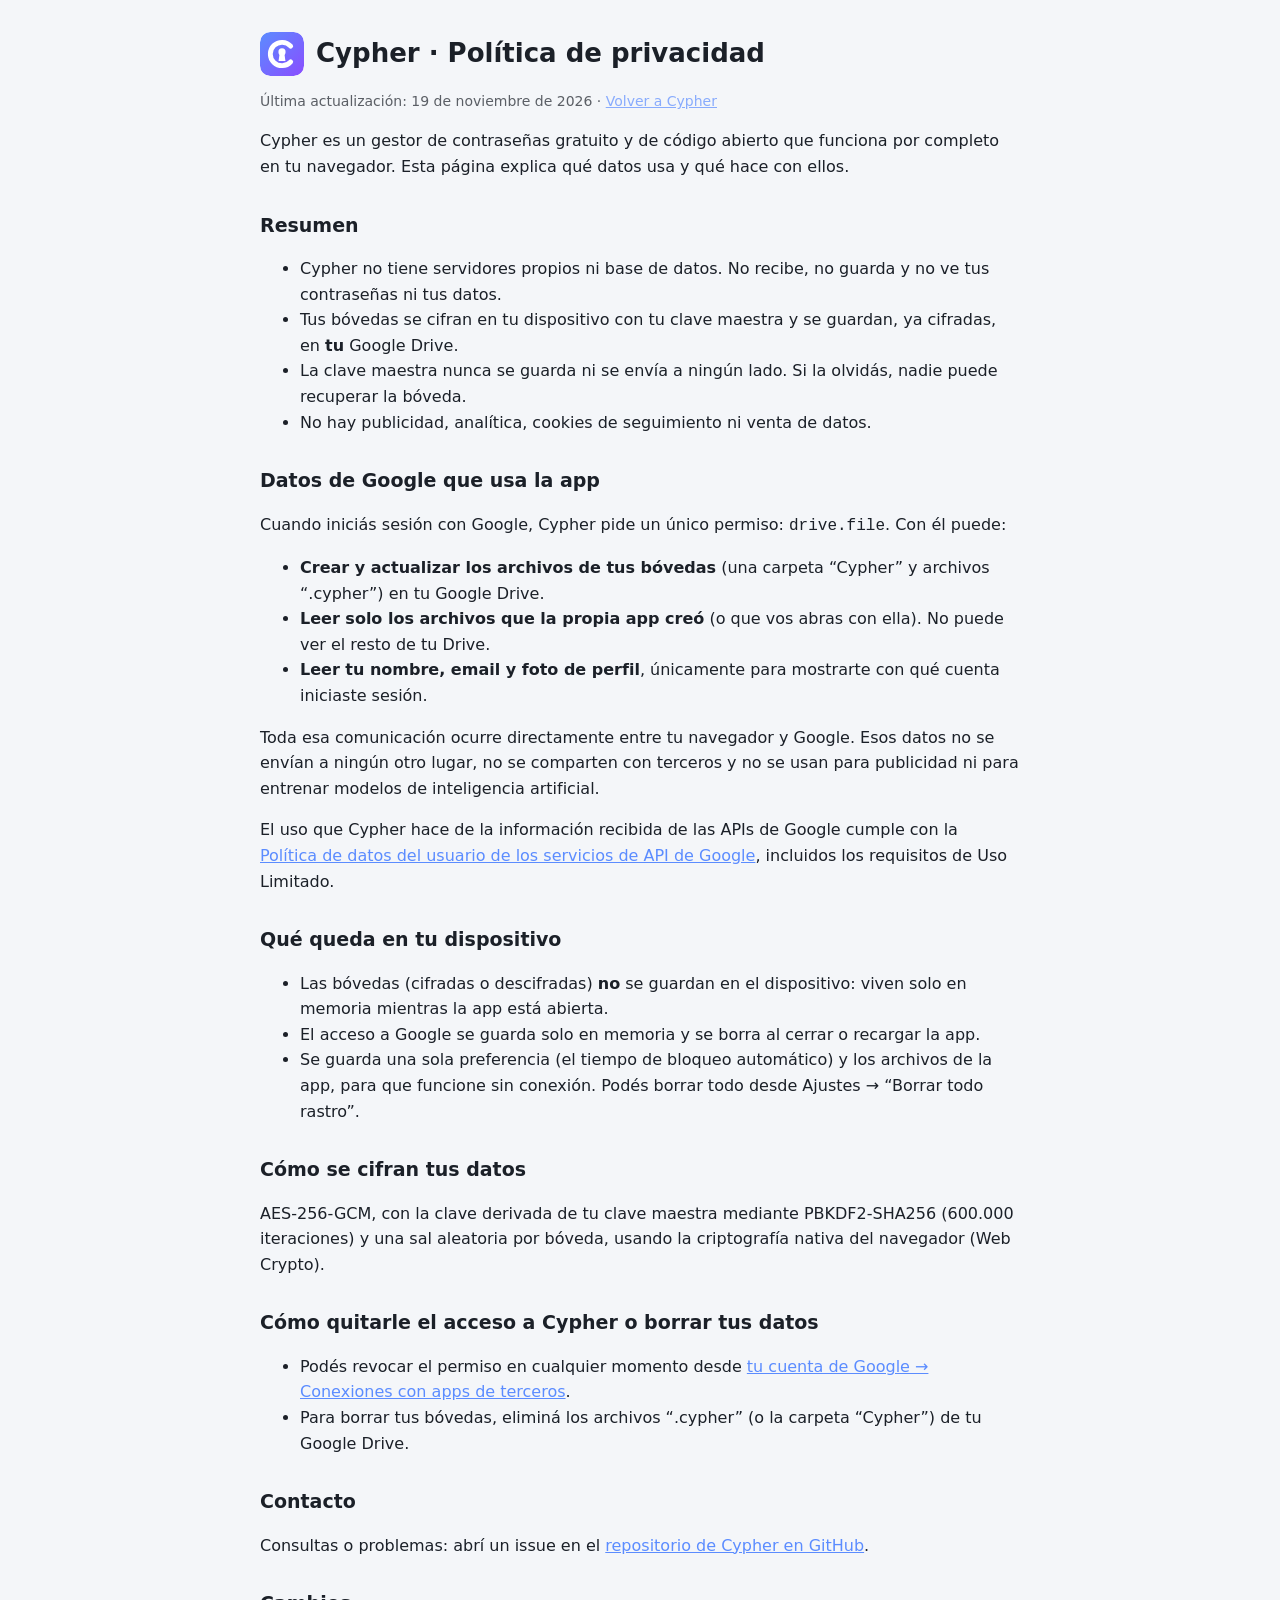
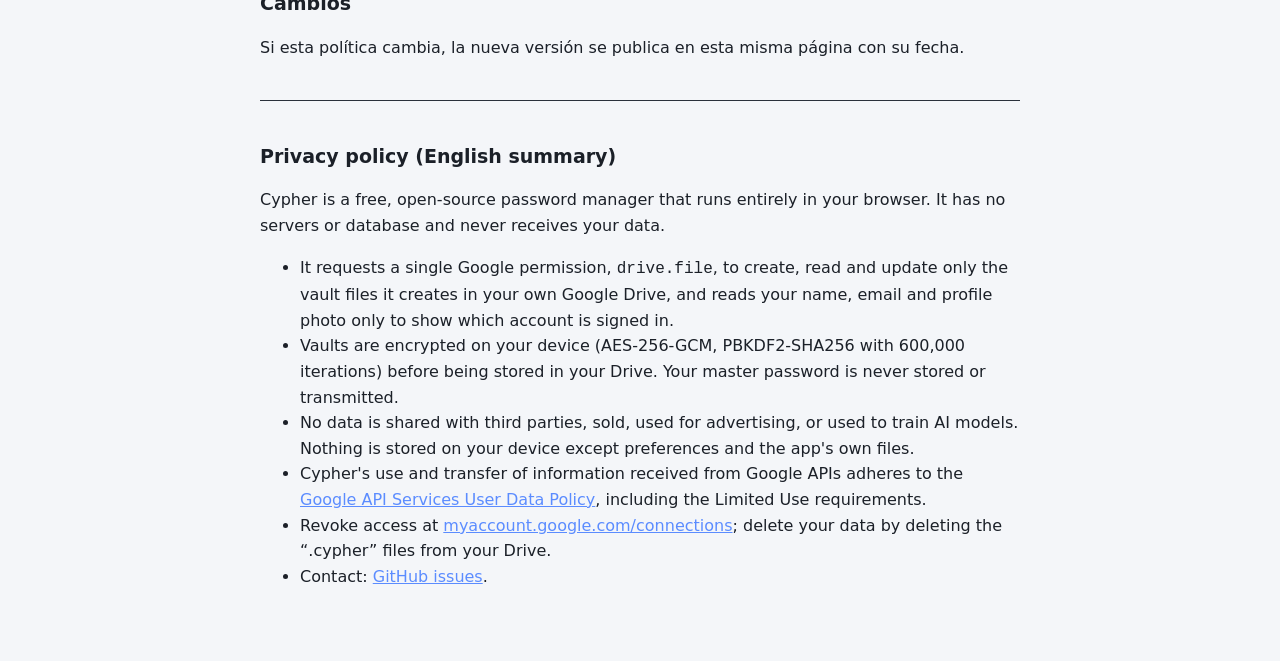
<file: privacy.html>
<!doctype html>
<html lang="es">
<head>
<meta charset="utf-8">
<meta name="viewport" content="width=device-width, initial-scale=1">
<meta http-equiv="Content-Security-Policy" content="default-src 'self'; style-src 'self' 'unsafe-inline'; img-src 'self'; object-src 'none'; base-uri 'none'; form-action 'none'">
<meta name="referrer" content="no-referrer">
<title>Cypher · Política de privacidad</title>
<link rel="icon" type="image/svg+xml" href="icons/icon.svg">
<style>
  :root { color-scheme: dark light; }
  body { margin: 0; font: 16px/1.6 system-ui, -apple-system, "Segoe UI", Roboto, sans-serif; background: #0f1216; color: #e6e9ee; }
  @media (prefers-color-scheme: light) { body { background: #f4f6f9; color: #1b2028; } }
  main { max-width: 760px; margin: 0 auto; padding: 32px 20px 60px; }
  header { display: flex; align-items: center; gap: 12px; margin-bottom: 8px; }
  header img { width: 44px; height: 44px; border-radius: 10px; }
  h1 { margin: 0; font-size: 26px; }
  h2 { font-size: 19px; margin-top: 30px; }
  a { color: #5b8cff; }
  .muted { opacity: .7; font-size: 14px; }
  hr { border: 0; border-top: 1px solid #2a313b; margin: 40px 0; }
</style>
</head>
<body>
<main>
  <header><img src="icons/icon.svg" alt=""><h1>Cypher · Política de privacidad</h1></header>
  <p class="muted">Última actualización: 19 de noviembre de 2026 · <a href="./">Volver a Cypher</a></p>

  <p>Cypher es un gestor de contraseñas gratuito y de código abierto que funciona por completo en tu navegador. Esta página explica qué datos usa y qué hace con ellos.</p>

  <h2>Resumen</h2>
  <ul>
    <li>Cypher no tiene servidores propios ni base de datos. No recibe, no guarda y no ve tus contraseñas ni tus datos.</li>
    <li>Tus bóvedas se cifran en tu dispositivo con tu clave maestra y se guardan, ya cifradas, en <b>tu</b> Google Drive.</li>
    <li>La clave maestra nunca se guarda ni se envía a ningún lado. Si la olvidás, nadie puede recuperar la bóveda.</li>
    <li>No hay publicidad, analítica, cookies de seguimiento ni venta de datos.</li>
  </ul>

  <h2>Datos de Google que usa la app</h2>
  <p>Cuando iniciás sesión con Google, Cypher pide un único permiso: <code>drive.file</code>. Con él puede:</p>
  <ul>
    <li><b>Crear y actualizar los archivos de tus bóvedas</b> (una carpeta “Cypher” y archivos “.cypher”) en tu Google Drive.</li>
    <li><b>Leer solo los archivos que la propia app creó</b> (o que vos abras con ella). No puede ver el resto de tu Drive.</li>
    <li><b>Leer tu nombre, email y foto de perfil</b>, únicamente para mostrarte con qué cuenta iniciaste sesión.</li>
  </ul>
  <p>Toda esa comunicación ocurre directamente entre tu navegador y Google. Esos datos no se envían a ningún otro lugar, no se comparten con terceros y no se usan para publicidad ni para entrenar modelos de inteligencia artificial.</p>
  <p>El uso que Cypher hace de la información recibida de las APIs de Google cumple con la <a href="https://developers.google.com/terms/api-services-user-data-policy" rel="noopener">Política de datos del usuario de los servicios de API de Google</a>, incluidos los requisitos de Uso Limitado.</p>

  <h2>Qué queda en tu dispositivo</h2>
  <ul>
    <li>Las bóvedas (cifradas o descifradas) <b>no</b> se guardan en el dispositivo: viven solo en memoria mientras la app está abierta.</li>
    <li>El acceso a Google se guarda solo en memoria y se borra al cerrar o recargar la app.</li>
    <li>Se guarda una sola preferencia (el tiempo de bloqueo automático) y los archivos de la app, para que funcione sin conexión. Podés borrar todo desde Ajustes → “Borrar todo rastro”.</li>
  </ul>

  <h2>Cómo se cifran tus datos</h2>
  <p>AES-256-GCM, con la clave derivada de tu clave maestra mediante PBKDF2-SHA256 (600.000 iteraciones) y una sal aleatoria por bóveda, usando la criptografía nativa del navegador (Web Crypto).</p>

  <h2>Cómo quitarle el acceso a Cypher o borrar tus datos</h2>
  <ul>
    <li>Podés revocar el permiso en cualquier momento desde <a href="https://myaccount.google.com/connections" rel="noopener">tu cuenta de Google → Conexiones con apps de terceros</a>.</li>
    <li>Para borrar tus bóvedas, eliminá los archivos “.cypher” (o la carpeta “Cypher”) de tu Google Drive.</li>
  </ul>

  <h2>Contacto</h2>
  <p>Consultas o problemas: abrí un issue en el <a href="https://github.com/ldevoto/cypher/issues" rel="noopener">repositorio de Cypher en GitHub</a>.</p>

  <h2>Cambios</h2>
  <p>Si esta política cambia, la nueva versión se publica en esta misma página con su fecha.</p>

  <hr>

  <h2 lang="en">Privacy policy (English summary)</h2>
  <div lang="en">
    <p>Cypher is a free, open-source password manager that runs entirely in your browser. It has no servers or database and never receives your data.</p>
    <ul>
      <li>It requests a single Google permission, <code>drive.file</code>, to create, read and update only the vault files it creates in your own Google Drive, and reads your name, email and profile photo only to show which account is signed in.</li>
      <li>Vaults are encrypted on your device (AES-256-GCM, PBKDF2-SHA256 with 600,000 iterations) before being stored in your Drive. Your master password is never stored or transmitted.</li>
      <li>No data is shared with third parties, sold, used for advertising, or used to train AI models. Nothing is stored on your device except preferences and the app's own files.</li>
      <li>Cypher's use and transfer of information received from Google APIs adheres to the <a href="https://developers.google.com/terms/api-services-user-data-policy" rel="noopener">Google API Services User Data Policy</a>, including the Limited Use requirements.</li>
      <li>Revoke access at <a href="https://myaccount.google.com/connections" rel="noopener">myaccount.google.com/connections</a>; delete your data by deleting the “.cypher” files from your Drive.</li>
      <li>Contact: <a href="https://github.com/ldevoto/cypher/issues" rel="noopener">GitHub issues</a>.</li>
    </ul>
  </div>
</main>
</body>
</html>
</file>
<file: styles.css>
:root {
  --bg: #0f1216; --panel: #171b21; --panel2: #1d222a; --line: #2a313b; --text: #e6e9ee; --muted: #8b95a3;
  --accent: #4f8cff; --ok: #2fb46e; --warn: #e0a526; --err: #e5534b;
  --nav-h: 62px; --top-h: 56px;
  --sab: env(safe-area-inset-bottom, 0px); --sat: env(safe-area-inset-top, 0px);
  color-scheme: dark;
}
@media (prefers-color-scheme: light) {
  :root { --bg: #f4f6f9; --panel: #ffffff; --panel2: #f0f2f6; --line: #d6dbe3; --text: #1b2028; --muted: #5d6775; color-scheme: light; }
}
* { box-sizing: border-box; -webkit-tap-highlight-color: transparent; }
html, body { height: 100%; }
body { margin: 0; background: var(--bg); color: var(--text); font: 15px/1.5 system-ui, -apple-system, "Segoe UI", Roboto, sans-serif; }
h1 { font-size: 22px; margin: 0; }
h2 { font-size: 17px; margin: 0 0 10px; }
label { display: block; font-weight: 600; font-size: 13px; margin: 12px 0 6px; }
label.check { display: flex; gap: 8px; align-items: flex-start; font-weight: 400; font-size: 14px; }
label.check input { margin-top: 4px; }
input, select, textarea, button { font: inherit; color: inherit; }
input[type=text], input[type=password], input[type=number], input[type=search], input[type=url], select, textarea {
  width: 100%; background: var(--bg); border: 1px solid var(--line); border-radius: 10px; padding: 10px 11px; min-height: 42px;
}
textarea { min-height: 110px; resize: vertical; font-family: ui-monospace, Consolas, monospace; font-size: 13px; }
.mono { font-family: ui-monospace, Consolas, monospace; }
input:focus, select:focus, textarea:focus { outline: 2px solid var(--accent); outline-offset: -1px; }
.pw { position: relative; }
.pw input { padding-right: 76px; }
.pw > button { position: absolute; right: 4px; top: 4px; bottom: 4px; padding: 0 10px; background: transparent; border: 0; color: var(--muted); cursor: pointer; font-size: 13px; }
.meter { height: 6px; background: var(--line); border-radius: 3px; margin-top: 6px; overflow: hidden; }
.meter > i { display: block; height: 100%; width: 0; transition: width .2s, background .2s; }
.hint { color: var(--muted); font-size: 12px; margin-top: 4px; min-height: 18px; }
.small { font-size: 13px; color: var(--muted); }
.warnline { color: var(--warn); }
.row { display: flex; gap: 12px; flex-wrap: wrap; }
.row > div { flex: 1 1 200px; min-width: 0; }
.inline { display: flex; gap: 8px; align-items: center; }
.inline > input, .grow { flex: 1; min-width: 0; }
.stack { display: flex; flex-direction: column; }
.actions { display: flex; gap: 8px; flex-wrap: wrap; margin-top: 12px; }
.btn { padding: 9px 15px; border-radius: 10px; border: 1px solid var(--line); background: var(--panel2); cursor: pointer; min-height: 42px; white-space: nowrap; }
.btn:hover { border-color: var(--muted); }
.btn.primary { background: var(--accent); border-color: var(--accent); color: #fff; font-weight: 600; }
.btn.danger { color: var(--err); border-color: color-mix(in srgb, var(--err) 50%, var(--line)); }
.btn.ghost { background: transparent; }
.btn.small { padding: 5px 11px; min-height: 34px; font-size: 13px; }
.btn.block { width: 100%; margin-top: 14px; }
.btn:disabled { opacity: .6; cursor: wait; }
.link { background: none; border: 0; padding: 0; color: var(--accent); cursor: pointer; font-size: 13px; }
.link.back { align-self: flex-start; margin-bottom: 10px; }
.icon-btn { background: none; border: 0; font-size: 18px; color: var(--muted); cursor: pointer; padding: 6px 10px; }
.msg { margin-top: 12px; padding: 10px 12px; border-radius: 10px; font-size: 14px; display: none; white-space: pre-line; }
.msg.show { display: block; }
.msg.ok { background: color-mix(in srgb, var(--ok) 15%, transparent); border: 1px solid var(--ok); }
.msg.err { background: color-mix(in srgb, var(--err) 15%, transparent); border: 1px solid var(--err); }
.msg.warn { background: color-mix(in srgb, var(--warn) 15%, transparent); border: 1px solid var(--warn); }
.msg.info { background: color-mix(in srgb, var(--accent) 12%, transparent); border: 1px solid var(--accent); }
.msg.global { margin: 0; border-radius: 0; position: sticky; top: 0; z-index: 50; }
.hidden { display: none; }
[hidden] { display: none !important; }
details.adv { margin-top: 10px; }
summary { cursor: pointer; color: var(--muted); font-size: 13px; }
code { font-family: ui-monospace, Consolas, monospace; font-size: 12px; }
.panel { background: var(--panel); border: 1px solid var(--line); border-radius: 14px; padding: 16px; margin-bottom: 14px; }
.empty { text-align: center; color: var(--muted); padding: 30px 10px; }
.section-head { display: flex; align-items: baseline; justify-content: space-between; gap: 8px; margin-top: 18px; }

/* ---------- Inicio ---------- */
.home { min-height: 100%; display: flex; justify-content: center; align-items: flex-start; padding: calc(28px + var(--sat)) 14px calc(28px + var(--sab)); }
.home-card { width: 100%; max-width: 480px; background: var(--panel); border: 1px solid var(--line); border-radius: 18px; padding: 22px 18px; }
.brand { display: flex; gap: 12px; align-items: center; }
.brand .sub { margin: 2px 0 0; color: var(--muted); font-size: 13px; }
.vault-list { list-style: none; margin: 0; padding: 0; display: flex; flex-direction: column; gap: 8px; }
.vault-list li > button { width: 100%; display: flex; align-items: center; gap: 12px; text-align: left; padding: 12px; border-radius: 12px; border: 1px solid var(--line); background: var(--panel2); cursor: pointer; }
.vault-list li > button:hover { border-color: var(--accent); }
.vault-list .v-name { font-weight: 600; }
.vault-list .v-meta { font-size: 12px; color: var(--muted); }
.v-ico { font-size: 22px; }
.home-actions { display: flex; flex-direction: column; gap: 8px; margin-top: 16px; }

/* ---------- App ---------- */
.app { min-height: 100%; }
.topbar { position: sticky; top: 0; z-index: 20; height: calc(var(--top-h) + var(--sat)); padding: var(--sat) 14px 0; display: flex; align-items: center; gap: 10px; background: color-mix(in srgb, var(--bg) 88%, transparent); backdrop-filter: blur(10px); border-bottom: 1px solid var(--line); }
.tb-title { flex: 1; display: flex; gap: 10px; align-items: center; font-weight: 700; min-width: 0; }
.tb-title span { overflow: hidden; text-overflow: ellipsis; white-space: nowrap; }
.chip { border: 1px solid var(--line); background: var(--panel); border-radius: 999px; padding: 5px 11px; font-size: 12px; cursor: pointer; white-space: nowrap; max-width: 46vw; overflow: hidden; text-overflow: ellipsis; }
.chip.ok { border-color: var(--ok); color: var(--ok); }
.chip.warn { border-color: var(--warn); color: var(--warn); }
.chip.err { border-color: var(--err); color: var(--err); }
.nav { position: fixed; left: 0; right: 0; bottom: 0; z-index: 20; height: calc(var(--nav-h) + var(--sab)); padding-bottom: var(--sab); display: flex; background: var(--panel); border-top: 1px solid var(--line); }
.nv { flex: 1; display: flex; flex-direction: column; align-items: center; justify-content: center; gap: 2px; background: none; border: 0; color: var(--muted); font-size: 11px; cursor: pointer; }
.nv .ico { font-size: 20px; line-height: 1; filter: grayscale(1); opacity: .8; }
.nv[aria-current=page] { color: var(--accent); font-weight: 600; }
.nv[aria-current=page] .ico { filter: none; opacity: 1; }
.content { max-width: 860px; margin: 0 auto; padding: 14px 14px calc(var(--nav-h) + var(--sab) + 90px); }
.hide-sm { display: none; }
@media (min-width: 900px) {
  .nav { top: calc(var(--top-h) + var(--sat)); bottom: 0; right: auto; width: 210px; height: auto; flex-direction: column; justify-content: flex-start; padding: 14px 10px; gap: 4px; border-top: 0; border-right: 1px solid var(--line); background: transparent; }
  .nv { flex: 0 0 auto; flex-direction: row; justify-content: flex-start; gap: 12px; padding: 11px 12px; border-radius: 10px; font-size: 14px; }
  .nv[aria-current=page] { background: var(--panel); }
  .content { margin-left: 210px; margin-right: auto; padding: 22px 28px 60px; max-width: 900px; }
  .hide-sm { display: inline; }
}
@media (min-width: 1200px) { .content { margin-left: max(210px, calc(50vw - 450px)); } }

.searchbar { position: sticky; top: calc(var(--top-h) + var(--sat)); z-index: 5; background: var(--bg); padding: 4px 0 10px; }
.searchbar input { font-size: 16px; }
.entries { list-style: none; margin: 0; padding: 0; display: flex; flex-direction: column; gap: 6px; }
.entry { display: flex; align-items: center; gap: 12px; padding: 10px 10px 10px 12px; background: var(--panel); border: 1px solid var(--line); border-radius: 12px; cursor: pointer; }
.entry:hover { border-color: var(--accent); }
.avatar { flex: 0 0 38px; height: 38px; border-radius: 10px; display: grid; place-items: center; font-weight: 700; color: #fff; text-transform: uppercase; }
.e-main { flex: 1; min-width: 0; }
.e-title { font-weight: 600; overflow: hidden; text-overflow: ellipsis; white-space: nowrap; }
.e-sub { font-size: 12px; color: var(--muted); overflow: hidden; text-overflow: ellipsis; white-space: nowrap; }
.e-act { display: flex; gap: 4px; }
.e-act button { border: 1px solid var(--line); background: var(--panel2); border-radius: 9px; padding: 6px 9px; cursor: pointer; font-size: 12px; min-height: 36px; }
.fab { position: fixed; right: 18px; bottom: calc(var(--nav-h) + var(--sab) + 18px); width: 58px; height: 58px; border-radius: 18px; border: 0; background: var(--accent); color: #fff; font-size: 30px; line-height: 1; cursor: pointer; box-shadow: 0 6px 20px rgba(0,0,0,.35); z-index: 15; }
@media (min-width: 900px) { .fab { bottom: 28px; right: max(28px, calc(50vw - 560px)); } }

.tabs { display: flex; gap: 6px; margin-bottom: 12px; }
.tabs button { flex: 1; padding: 10px; border: 1px solid var(--line); background: var(--bg); border-radius: 10px; cursor: pointer; font-weight: 600; }
.tabs button[aria-selected=true] { background: var(--accent); border-color: var(--accent); color: #fff; }
.gen-opts { display: flex; flex-wrap: wrap; gap: 6px 16px; padding-bottom: 8px; }
.gen-opts label { display: inline-flex; align-items: center; gap: 6px; font-weight: 400; margin: 0; cursor: pointer; font-size: 14px; }

/* ---------- Diálogos ---------- */
dialog.sheet { border: 1px solid var(--line); border-radius: 16px; padding: 0; background: var(--panel); color: var(--text); width: min(560px, calc(100vw - 24px)); max-height: calc(100dvh - 24px); }
dialog.sheet.wide { width: min(820px, calc(100vw - 24px)); }
dialog.sheet.small { width: min(420px, calc(100vw - 24px)); }
dialog::backdrop { background: rgba(0,0,0,.55); }
dialog.sheet > form, dialog.sheet > div { display: flex; flex-direction: column; max-height: calc(100dvh - 26px); }
.sheet-head { display: flex; align-items: center; justify-content: space-between; padding: 14px 16px 6px; }
.sheet-head h2 { margin: 0; }
.sheet-body { padding: 0 16px 10px; overflow: auto; flex: 1; }
.sheet-foot { display: flex; gap: 8px; padding: 12px 16px calc(12px + var(--sab)); border-top: 1px solid var(--line); flex-wrap: wrap; }
@media (max-width: 640px) {
  dialog.sheet:not(.small) { width: 100vw; max-width: 100vw; height: 100dvh; max-height: 100dvh; margin: 0; border-radius: 0; border: 0; }
  dialog.sheet:not(.small) > form, dialog.sheet:not(.small) > div { height: 100dvh; max-height: 100dvh; padding-top: var(--sat); }
}

/* Importador */
.io-note { border: 1px solid var(--line); border-radius: 12px; padding: 12px; margin-bottom: 12px; background: var(--panel2); }
.io-note-head { display: flex; justify-content: space-between; gap: 8px; align-items: center; flex-wrap: wrap; }
.io-raw { white-space: pre-wrap; font-family: ui-monospace, Consolas, monospace; font-size: 12px; background: var(--bg); border: 1px solid var(--line); border-radius: 8px; padding: 8px; margin-top: 8px; max-height: 200px; overflow: auto; }
.io-cand { display: grid; grid-template-columns: 26px 1fr 1fr 1fr; gap: 6px; align-items: start; margin-top: 8px; }
.io-cand input[type=text], .io-cand input[type=password] { min-height: 36px; padding: 6px 8px; font-size: 13px; }
.io-cand textarea { grid-column: 2 / -1; min-height: 38px; font-size: 12px; padding: 6px 8px; }
.io-cand .tag { grid-column: 2 / -1; font-size: 12px; color: var(--warn); }
@media (max-width: 640px) { .io-cand { grid-template-columns: 26px 1fr; } .io-cand > :nth-child(n+3):not(textarea):not(.tag) { grid-column: 2; } }

.toast { position: fixed; left: 50%; bottom: calc(var(--nav-h) + var(--sab) + 90px); transform: translateX(-50%) translateY(20px); background: #2b3340; color: #fff; padding: 10px 16px; border-radius: 12px; font-size: 14px; opacity: 0; pointer-events: none; transition: opacity .2s, transform .2s; z-index: 100; max-width: calc(100vw - 30px); text-align: center; }
.toast.show { opacity: 1; transform: translateX(-50%) translateY(0); }
.update-bar { position: fixed; top: calc(8px + var(--sat)); left: 50%; transform: translateX(-50%); z-index: 60; background: var(--panel); border: 1px solid var(--accent); border-radius: 12px; padding: 8px 12px; display: flex; gap: 10px; align-items: center; font-size: 14px; }

/* Autoprueba */
.st-summary { display: flex; align-items: center; justify-content: space-between; gap: 12px; cursor: pointer; list-style: none; }
.st-summary::-webkit-details-marker { display: none; }
.st-summary > span { flex: 1; }
.st-grid { display: grid; grid-template-columns: max-content repeat(4, 22px); justify-content: start; gap: 6px 10px; align-items: center; margin-top: 10px; font-size: 12px; }
.st-grid .lbl { padding-right: 14px; color: var(--muted); }
.st-grid .h { color: var(--muted); font-size: 13px; text-align: center; justify-self: center; }
.dot { width: 14px; height: 14px; border-radius: 50%; background: var(--line); justify-self: center; }
.dot.run { background: var(--warn); }
.dot.ok { background: var(--ok); }
.dot.err { background: var(--err); }
.st-legend { margin-top: 8px; font-size: 12px; color: var(--muted); }

/* ---------- v1.1: cuenta, menú en secciones, vistas ---------- */
.account { position: relative; display: flex; align-items: center; }
.acct-btn { display: flex; align-items: center; gap: 8px; background: var(--panel); border: 1px solid var(--line); border-radius: 999px; padding: 3px 10px 3px 3px; cursor: pointer; max-width: 46vw; }
.acct-btn img { width: 30px; height: 30px; border-radius: 50%; background: var(--line); object-fit: cover; flex: 0 0 30px; }
.acct-text { display: none; flex-direction: column; line-height: 1.15; text-align: left; min-width: 0; }
.acct-text span { overflow: hidden; text-overflow: ellipsis; white-space: nowrap; }
#acctName { font-size: 13px; font-weight: 600; }
#acctEmail { font-size: 11px; color: var(--muted); }
.caret { color: var(--muted); font-size: 11px; }
@media (min-width: 700px) { .acct-text { display: flex; } }
.acct-menu { position: absolute; right: 0; top: calc(100% + 6px); background: var(--panel); border: 1px solid var(--line); border-radius: 12px; min-width: 230px; box-shadow: 0 10px 30px rgba(0,0,0,.35); z-index: 40; overflow: hidden; }
.acct-menu-head { padding: 12px 14px; display: flex; flex-direction: column; border-bottom: 1px solid var(--line); word-break: break-all; }
.menu-item { display: block; width: 100%; text-align: left; padding: 11px 14px; background: none; border: 0; cursor: pointer; }
.menu-item:hover { background: var(--panel2); }
.nav-label, .nav-vaults { display: none; }
.nav-section { display: contents; }
.center-card { text-align: center; max-width: 520px; margin: 30px auto; padding: 28px 20px; }
.center-card .btn { margin-top: 8px; }
.big-ico { font-size: 40px; }
.narrow { max-width: 480px; margin: 10px auto; }
.vault-head { display: flex; align-items: center; gap: 12px; margin-bottom: 10px; }
.vault-head h2 { flex: 1; margin: 0; overflow: hidden; text-overflow: ellipsis; white-space: nowrap; }
.subtabs { margin-bottom: 10px; }
.vault-list .v-row { display: flex; align-items: center; gap: 10px; padding: 10px 10px 10px 12px; border-radius: 12px; border: 1px solid var(--line); background: var(--panel); }
.vault-list .v-row .grow { cursor: pointer; }
.vault-list .v-row.current { border-color: var(--accent); }
@media (min-width: 900px) {
  .nav { overflow-y: auto; }
  .nav-section { display: flex; flex-direction: column; gap: 2px; margin-bottom: 14px; }
  .nav-bottom { margin-top: auto; margin-bottom: 0; }
  .nav-label { display: block; font-size: 11px; text-transform: uppercase; letter-spacing: .04em; color: var(--muted); padding: 6px 12px 4px; }
  .nav-vaults { display: flex; flex-direction: column; gap: 2px; }
  .nv-sub { display: flex; align-items: center; gap: 10px; padding: 8px 12px 8px 34px; border-radius: 10px; background: none; border: 0; color: var(--muted); cursor: pointer; font-size: 13px; text-align: left; }
  .nv-sub span:last-child { overflow: hidden; text-overflow: ellipsis; white-space: nowrap; }
  .nv-sub:hover { color: var(--text); }
  .nv-sub[aria-current=page] { background: var(--panel); color: var(--accent); font-weight: 600; }
}

/* ---------- v1.2: listas y bóveda más simples ---------- */
.page-head { display: flex; align-items: center; gap: 8px; margin: 6px 0 14px; }
.page-head h2 { flex: 1; margin: 0; }
.page-head .icon-btn { font-size: 20px; border: 1px solid var(--line); border-radius: 10px; min-height: 42px; min-width: 42px; }
.page-head .icon-btn:hover { color: var(--text); border-color: var(--muted); }
.vault-list { display: flex; flex-direction: column; gap: 8px; }
.vault-list .v-row.click { cursor: pointer; transition: border-color .15s; }
.vault-list .v-row.click:hover, .vault-list .v-row.click:focus-visible { border-color: var(--accent); outline: none; }
.v-chev { color: var(--muted); font-size: 22px; padding: 0 4px; }
.v-del { opacity: .45; font-size: 16px; border-radius: 8px; }
.v-del:hover, .v-del:focus-visible { opacity: 1; background: color-mix(in srgb, var(--err) 18%, transparent); }
.list-foot { margin: 14px 2px 0; }
.trash { margin-top: 22px; border-top: 1px solid var(--line); padding-top: 12px; }
.trash summary { font-size: 14px; }
.trash .v-row { opacity: .8; }
.vault-head { gap: 8px; margin: 2px 0 12px; }
.vh-title { flex: 1; min-width: 0; }
.vh-title h2 { margin: 0; overflow: hidden; text-overflow: ellipsis; white-space: nowrap; font-size: 20px; }
.back-btn { font-size: 20px; border-radius: 10px; padding: 6px 10px; }
.back-btn:hover { color: var(--text); background: var(--panel); }
#tabVaultOpts[aria-pressed=true] { border-color: var(--accent); color: var(--accent); }
.toolbar { position: sticky; top: calc(var(--top-h) + var(--sat)); z-index: 5; background: var(--bg); padding: 4px 0 12px; display: flex; gap: 8px; }
.toolbar input { flex: 1; font-size: 16px; }
#entryEmpty .btn { margin: 4px 0 12px; }
.hide-sm { display: none; }
@media (min-width: 600px) { .hide-sm { display: inline; } }
.gen-box { border: 1px solid var(--line); border-radius: 12px; padding: 8px 10px; margin-top: 2px; background: var(--panel2); }
.gen-row { display: flex; align-items: center; gap: 10px; }
.gen-opts-box { margin-top: 10px; padding-top: 10px; border-top: 1px solid var(--line); }
.gen-line { display: flex; align-items: center; gap: 10px; }
.gen-line label { margin: 0; }
.gen-line input[type=range] { flex: 1; min-height: 0; padding: 0; border: 0; background: none; accent-color: var(--accent); }
.gen-line .num { width: 76px; flex: 0 0 76px; }
.gen-opts-box .gen-opts { display: flex; flex-wrap: wrap; gap: 6px 16px; margin: 8px 0 4px; }
.gen-opts-box .gen-opts label { display: flex; align-items: center; gap: 6px; margin: 0; }
.gen-opts-box .gen-opts input { width: auto; min-height: 0; }
#addEntry { font-size: 20px; min-width: 46px; } @media (min-width: 600px) { #addEntry { font-size: 15px; } }
.brand-link { flex: 0 1 auto; margin-right: auto; color: inherit; text-decoration: none; font-size: 18px; letter-spacing: .01em; border-radius: 10px; padding: 4px 8px 4px 4px; margin-left: -4px; }
.brand-link:hover { background: var(--panel); }
.brand-link img { border-radius: 8px; }
.legal { margin-top: 18px; } .legal a, .small a { color: var(--accent); }
/* Campos de clave: texto enmascarado (el navegador no ofrece guardarlos como contraseña) */
input.masked { -webkit-text-security: disc; text-security: disc; }
#fPassStrength { min-height: 18px; }
</file>
